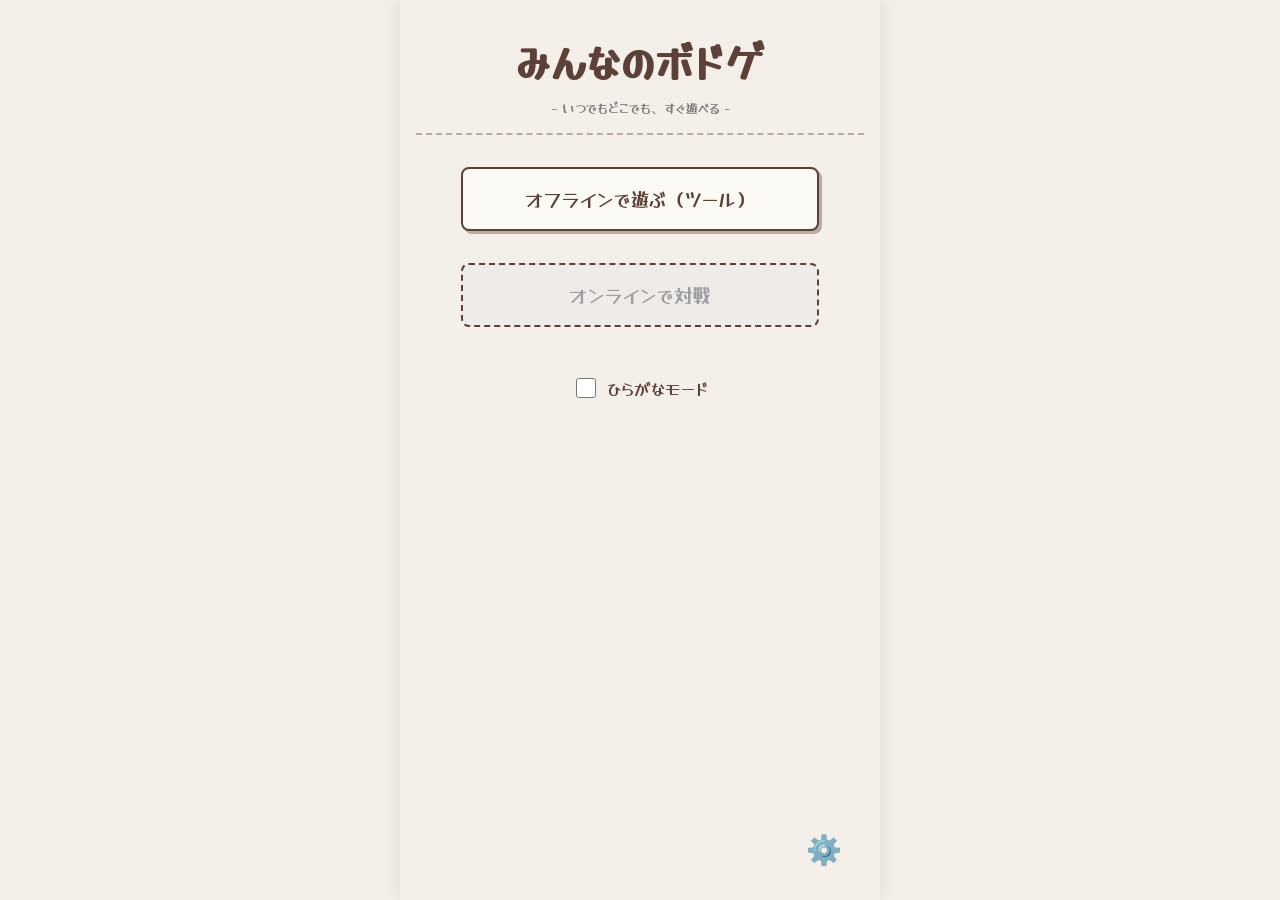
<file: index.html>
<!DOCTYPE html>
<html lang="ja">
<head>
    <meta charset="UTF-8">
    <meta name="viewport" content="width=device-width, initial-scale=1.0, viewport-fit=cover">
    <title>みんなのボドゲ</title>
    <meta name="description" content="スマホ1台をみんなで回して遊べる、言葉あそび中心のボードゲーム集。">
    <meta name="theme-color" content="#FDFBF6" media="(prefers-color-scheme: light)">
    <meta name="theme-color" content="#1F1D1A" media="(prefers-color-scheme: dark)">
    <meta name="apple-mobile-web-app-capable" content="yes">
    <meta name="apple-mobile-web-app-title" content="みんなのボドゲ">
    <meta name="apple-mobile-web-app-status-bar-style" content="default">
    <link rel="manifest" href="manifest.webmanifest">
    <link rel="icon" href="icon.svg" type="image/svg+xml">
    <link rel="apple-touch-icon" href="icon.svg">
    <link rel="stylesheet" href="style.css">
    <link rel="preconnect" href="https://fonts.googleapis.com">
    <link rel="preconnect" href="https://fonts.gstatic.com" crossorigin>
    <link href="https://fonts.googleapis.com/css2?family=Yusei+Magic&display=swap" rel="stylesheet">
</head>
<body>
    <div id="app-container">
        <!-- トップページ -->
        <div id="page-top" class="page active">
            <header><h1>みんなのボドゲ</h1><p>- いつでもどこでも、すぐ遊べる -</p></header>
            <main>
                <button data-goto="page-select" class="main-button">オフラインで遊ぶ（ツール）</button>
                <button class="main-button disabled" disabled>オンラインで対戦</button>
                <div class="hiragana-mode-toggle">
                    <label>
                        <input type="checkbox" id="hiragana-mode-checkbox">
                        <span>ひらがなモード</span>
                    </label>
                </div>
            </main>
            <footer><button data-goto="page-settings" class="icon-button">⚙️</button></footer>
        </div>
        <!-- ゲーム選択ページ -->
        <div id="page-select" class="page">
            <header><button data-goto="page-top" class="back-button">&lt; 戻る</button><h2>どのゲーム？</h2></header>
            <main>
                <div class="game-button-row">
                    <button data-goto="page-ws-mode-select" class="main-button">🎲 ワードスナイパー</button>
                    <button class="rule-button" data-game="word-sniper">？</button>
                </div>
                <div class="game-button-row">
                    <button data-goto="page-ito" class="main-button">🔢 I T O</button>
                    <button class="rule-button" data-game="ito">？</button>
                </div>
                <div class="game-button-row">
                    <button data-goto="page-bob-jiten-mode-select" class="main-button">🗣️ ボブジテン</button>
                    <button class="rule-button" data-game="bob-jiten">？</button>
                </div>
                <div class="game-button-row">
                    <button data-goto="page-cat-choco" class="main-button">🍫 キャット＆チョコレート</button>
                    <button class="rule-button" data-game="cat-choco">？</button>
                </div>
                <div class="game-button-row">
                    <button data-goto="page-stack-ttt" class="main-button">👑 スタック三目並べ</button>
                    <button class="rule-button" data-game="stack-ttt">？</button>
                </div>
                <div class="game-button-row">
                    <button data-goto="page-word-wolf" class="main-button">🐺 ワードウルフ</button>
                    <button class="rule-button" data-game="word-wolf">？</button>
                </div>
                <div class="game-button-row">
                    <button data-goto="page-quiz-iisen" class="main-button">🎯 いいセン行きまSHOW！</button>
                    <button class="rule-button" data-game="quiz-iisen">？</button>
                </div>
                <div class="game-button-row">
                    <button data-goto="page-make-ten-mode-select" class="main-button">🔟 10パズル</button>
                    <button class="rule-button" data-game="make-ten">？</button>
                </div>
                <div class="game-button-row">
                    <button data-goto="page-ng-word" class="main-button">🤐 NGワードゲーム</button>
                    <button class="rule-button" data-game="ng-word">？</button>
                </div>
            </main>
        </div>
        
        <!-- プレイヤー名設定画面 (汎用) -->
        <div id="page-player-setup" class="page">
            <header><button id="player-setup-back-btn" class="back-button">&lt; 戻る</button><h2>プレイヤー設定</h2></header>
            <main>
                <div id="player-names-container"></div>
                <button id="player-setup-confirm-btn" class="main-button">ゲーム開始</button>
            </main>
        </div>

        <!-- ワードスナイパー モード選択 -->
        <div id="page-ws-mode-select" class="page">
            <header><button data-goto="page-select" class="back-button">&lt; 戻る</button><h2>ワードスナイパー</h2></header>
            <main><p>どのモードで遊びますか？</p><button data-goto="page-word-sniper" data-mode="normal" class="main-button">ノーマル</button><button data-goto="page-word-sniper" data-mode="kids" class="main-button">キッズ</button></main>
        </div>
        <!-- ワードスナイパー プレイ画面 -->
        <div id="page-word-sniper" class="page">
            <header><button data-goto="page-ws-mode-select" class="back-button">&lt; 戻る</button><h2 id="ws-header-title">ワードスナイパー</h2></header>
            <main>
                <div class="card fixed-height"><div class="card-title">お題</div><p id="ws-topic"></p></div>
                <div class="card fixed-height"><div class="card-title">文字</div><p id="ws-char"></p></div>
                <div class="ingame-options"><label><input type="checkbox" id="ws-opt-dakuon" checked> 濁音</label><label><input type="checkbox" id="ws-opt-handakuon" checked> 半濁音</label><label><input type="checkbox" id="ws-opt-youon" checked> 拗音(ゃ)</label></div>
                <button id="ws-draw" class="main-button">次のカードをめくる</button>
                <div class="bottom-fixed-area">
                    <div id="ws-scoreboard" class="scoreboard-container"></div>
                    <div class="player-config-area"><p>参加人数</p><div class="number-input-wrapper"><button class="num-btn minus">-</button><input type="number" id="ws-player-count" min="2" max="10" value="4"><button class="num-btn plus">+</button></div></div>
                </div>
            </main>
        </div>
        <!-- ITO -->
        <div id="page-ito" class="page">
            <header><button data-goto="page-select" class="back-button">&lt; 戻る</button><h2>I T O</h2></header>
            <main id="ito-main">
                <div id="ito-setup">
                    <p>プレイ人数を入力してください</p>
                    <div class="number-input-wrapper"><button class="num-btn minus">-</button><input type="number" id="ito-player-count" min="2" max="10" value="4"><button class="num-btn plus">+</button></div>
                    <button id="ito-start-setup" class="main-button">プレイヤー名を設定</button>
                </div>
                <div id="ito-check" class="hidden">
                    <p><span id="ito-current-player"></span>さん、数字を確認</p>
                    <button id="ito-show-number" class="main-button">あなたの数字を見る</button>
                    <p id="ito-number-display" class="large-text hidden"></p>
                    <button id="ito-confirm-number" class="main-button hidden">確認しました</button>
                </div>
                <div id="ito-theme" class="hidden">
                    <div class="card"><div class="card-title">お題</div><p id="ito-theme-display"></p></div>
                    <div id="ito-scoreboard" class="scoreboard-container"></div>
                    <button id="ito-new-theme" class="main-button">新しいお題</button>
                    <button id="ito-reset" class="sub-button">ゲームをリセット</button>
                </div>
            </main>
        </div>
        
        <!-- ボブジテン モード選択 -->
        <div id="page-bob-jiten-mode-select" class="page">
            <header><button data-goto="page-select" class="back-button">&lt; 戻る</button><h2>ボブジテン</h2></header>
            <main><p>どのモードで遊びますか？</p><button data-goto="page-bob-jiten" data-mode="normal" class="main-button">ノーマル</button><button data-goto="page-bob-jiten" data-mode="kids" class="main-button">キッズ</button></main>
        </div>
        
        <!-- ボブジテン プレイ画面 -->
        <div id="page-bob-jiten" class="page">
             <header><button data-goto="page-bob-jiten-mode-select" class="back-button">&lt; 戻る</button><h2 id="bj-header-title">ボブジテン</h2></header>
            <main>
                <div class="card"><div class="card-title">お題</div><p id="bj-topic"></p></div>
                <div id="bj-special-card" class="card hidden"><div class="card-title">特殊お題</div><p id="bj-special-topic"></p></div>
                <div class="ingame-options single-option"><label><input type="checkbox" id="bj-opt-special" checked> 特殊お題あり</label></div>
                <button id="bj-draw" class="main-button">次のお題へ</button>
                <div class="bottom-fixed-area">
                    <div id="bj-scoreboard" class="scoreboard-container"></div>
                    <div class="player-config-area"><p>参加人数</p><div class="number-input-wrapper"><button class="num-btn minus">-</button><input type="number" id="bj-player-count" min="2" max="10" value="4"><button class="num-btn plus">+</button></div></div>
                </div>
            </main>
        </div>
        <!-- キャット＆チョコレート -->
        <div id="page-cat-choco" class="page">
             <header><button data-goto="page-select" class="back-button">&lt; 戻る</button><h2>キャット＆チョコレート</h2></header>
            <main class="compact-main">
                <div class="card"><div class="card-title">イベント</div><p id="cc-event"></p></div>
                <div class="card"><div class="card-title">必要アイテム数</div><p id="cc-item-count"></p></div>
                <div class="card-group-title">手札アイテム</div>
                <div id="cc-items-hand"></div>
                <button id="cc-draw" class="main-button">次のラウンド</button>
                <div class="bottom-fixed-area">
                    <div id="cc-scoreboard" class="scoreboard-container"></div>
                    <div class="player-config-area"><p>参加人数</p><div class="number-input-wrapper"><button class="num-btn minus">-</button><input type="number" id="cc-player-count" min="2" max="10" value="4"><button class="num-btn plus">+</button></div></div>
                </div>
            </main>
        </div>
        <!-- スタック三目並べ -->
        <div id="page-stack-ttt" class="page">
            <header>
                <button data-goto="page-select" class="back-button">&lt; 戻る</button>
                <h2>スタック三目並べ</h2>
                <button id="sttt-header-reset" class="header-icon-button">🔄</button>
            </header>
            <main class="sttt-main">
                <div id="sttt-player2-area" class="sttt-player-area">
                    <div class="sttt-hand-container"><div class="sttt-hand-stack" data-player="2" data-size="L"></div><div class="sttt-hand-stack" data-player="2" data-size="M"></div><div class="sttt-hand-stack" data-player="2" data-size="S"></div></div>
                </div>
                <div id="sttt-board-wrapper">
                    <div id="sttt-info"></div>
                    <div id="sttt-board"></div>
                </div>
                <div id="sttt-player1-area" class="sttt-player-area active-player">
                    <div class="sttt-hand-container"><div class="sttt-hand-stack" data-player="1" data-size="L"></div><div class="sttt-hand-stack" data-player="1" data-size="M"></div><div class="sttt-hand-stack" data-player="1" data-size="S"></div></div>
                </div>
                <button id="sttt-reset" class="main-button hidden">もう一度遊ぶ</button>
            </main>
        </div>
        
        <!-- ワードウルフ ページ -->
        <div id="page-word-wolf" class="page">
            <header><button data-goto="page-select" class="back-button">&lt; 戻る</button><h2>ワードウルフ</h2></header>
            <main id="ww-main">
                <div id="ww-setup">
                    <p>プレイ人数</p>
                    <div class="number-input-wrapper"><button class="num-btn minus">-</button><input type="number" id="ww-player-count" min="3" max="10" value="4"><button class="num-btn plus">+</button></div>
                    <p>議論時間</p>
                    <select id="ww-time-select">
                        <option value="30">30秒</option>
                        <option value="60">1分</option>
                        <option value="90">1分30秒</option>
                        <option value="120">2分</option>
                        <option value="150">2分30秒</option>
                        <option value="180" selected>3分</option>
                        <option value="210">3分30秒</option>
                        <option value="240">4分</option>
                        <option value="270">4分30秒</option>
                        <option value="300">5分</option>
                    </select>
                    <button id="ww-start-setup" class="main-button">プレイヤー名を設定</button>
                </div>
                <div id="ww-check" class="hidden"><p><span id="ww-current-player"></span>さん、お題を確認</p><button id="ww-show-word" class="main-button">あなたのお題を見る</button><p id="ww-word-display" class="large-text hidden"></p><button id="ww-confirm-word" class="main-button hidden">確認しました</button></div>
                <div id="ww-discuss" class="hidden"><p>お題について話し合おう！</p><div id="ww-timer" class="large-text">03:00</div><button id="ww-timer-start" class="main-button">タイマースタート</button><button id="ww-show-result" class="main-button">結果発表へ</button></div>
                <div id="ww-result" class="hidden"><h2>結果発表</h2><ul id="ww-result-list"></ul><div id="ww-scoreboard" class="scoreboard-container"></div><button id="ww-reset" class="main-button">もう一度遊ぶ</button></div>
            </main>
        </div>
        
        <!-- いいセン行きまSHOW！ ページ -->
        <div id="page-quiz-iisen" class="page">
            <header><button data-goto="page-select" class="back-button">&lt; 戻る</button><h2>いいセン行きまSHOW！</h2></header>
            <main id="qis-main">
                <div id="qis-setup">
                    <p>プレイ人数</p>
                    <div class="number-input-wrapper"><button class="num-btn minus">-</button><input type="number" id="qis-player-count" min="2" max="10" value="4"><button class="num-btn plus">+</button></div>
                    <button id="qis-start-setup" class="main-button">プレイヤー名を設定</button>
                </div>
                <div id="qis-game" class="hidden">
                    <div class="card"><div class="card-title">お題</div><p id="qis-question-display"></p></div>
                    <div class="card">
                        <div class="card-title">回答入力 (全員の数字をスペースやカンマ区切りで入力)</div>
                        <textarea id="qis-calc-input" rows="3" placeholder="例: 10 25 50 80"></textarea>
                        <button id="qis-calc-button" class="sub-button">中央値を計算</button>
                        <p id="qis-calc-result"></p>
                    </div>
                    <button id="qis-new-question" class="main-button">次のお題</button>
                    <div id="qis-scoreboard" class="scoreboard-container"></div>
                    <button id="qis-reset" class="sub-button">ゲームをリセット</button>
                </div>
            </main>
        </div>

        <!-- 10パズル モード選択 -->
        <div id="page-make-ten-mode-select" class="page">
            <header><button data-goto="page-select" class="back-button">&lt; 戻る</button><h2>10パズル</h2></header>
            <main>
                <p>どの難易度で遊びますか？</p>
                <button data-goto="page-make-ten" data-difficulty="easiest" class="main-button">もっともかんたん (+,-だけ/マイナスなし)</button>
                <button data-goto="page-make-ten" data-difficulty="easy" class="main-button">かんたん (+と-だけ)</button>
                <button data-goto="page-make-ten" data-difficulty="hard" class="main-button">むずかしい (×と÷も使う)</button>
            </main>
        </div>
        <!-- 10パズル プレイ画面 -->
        <div id="page-make-ten" class="page">
            <header><button data-goto="page-make-ten-mode-select" class="back-button">&lt; 戻る</button><h2 id="mt-header-title">10パズル</h2></header>
            <main>
                <div class="card"><div class="card-title">この4つの数字で10を作ろう！</div><div id="mt-numbers"></div></div>
                <div id="mt-answer-area" class="hidden"><div class="card-title">答えの例</div><ul id="mt-answer-list"></ul></div>
                <button id="mt-show-answer" class="sub-button">答えを見る</button>
                <button id="mt-draw" class="main-button">次の問題</button>
            </main>
        </div>

        <!-- NGワードゲーム -->
        <div id="page-ng-word" class="page">
            <header><button data-goto="page-select" class="back-button">&lt; 戻る</button><h2>NGワードゲーム</h2></header>
            <main id="ngw-main">
                <!-- プレイヤー設定 -->
                <div id="ngw-player-setup">
                    <p>プレイ人数（2〜4人）</p>
                    <div class="number-input-wrapper">
                        <button class="num-btn minus">-</button>
                        <input type="number" id="ngw-player-count" min="2" max="4" value="4">
                        <button class="num-btn plus">+</button>
                    </div>
                    <p>プレイヤー名を入力してください</p>
                    <div id="ngw-player-inputs"></div>
                    <button id="ngw-confirm-names" class="main-button">確定して次へ</button>
                </div>
                <!-- モード選択 -->
                <div id="ngw-mode-select" class="hidden">
                    <p>ゲームモードを選択</p>
                    <button id="ngw-random-mode" class="main-button">ランダムモード</button>
                    <button id="ngw-custom-mode" class="main-button">カスタムモード</button>
                </div>
                <!-- カスタム入力 (回し入力) -->
                <div id="ngw-custom-input" class="hidden">
                    <p id="ngw-custom-instruction"></p>
                    <input type="password" id="ngw-custom-word" placeholder="NGワードを入力">
                    <button id="ngw-custom-next" class="main-button">次へ</button>
                </div>

                <!-- 確認フェーズ（回し読み用：隠す→渡す→長押し表示） -->
                <div id="ngw-pass" class="hidden">
                    <p class="large-text"><span id="ngw-pass-player"></span>へ<br>画面を隠して端末を渡してください</p>
                    <button id="ngw-pass-next" class="main-button">受け取ったら押す</button>
                </div>
                <div id="ngw-check" class="hidden">
                    <p><span id="ngw-check-player"></span>さん、相手のNGワードを確認</p>
                    <button id="ngw-reveal-others" class="main-button">相手のワードを見る（長押し）</button>
                    <div id="ngw-others-display" class="card hidden" style="margin-top: 10px; background: #fffacd;">
                        <div class="card-title">相手が言ってはいけない言葉</div>
                        <ul id="ngw-others-list" style="list-style: none; padding: 0; margin: 0; font-family: sans-serif; text-align: left;"></ul>
                    </div>
                    <p style="color: #ff6b6b; font-weight: bold;">※あなたのNGワードは表示されません</p>
                    <button id="ngw-change-topic" class="sub-button hidden" style="width: 100%;">お題を変える（再抽選）</button>
                    <button id="ngw-confirm-check" class="main-button">確認しました</button>
                </div>
                <div id="ngw-ready" class="hidden">
                    <p class="large-text">準備完了！</p>
                    <p>お互いに相手のNGワードを確認しました</p>
                    <button id="ngw-start-game" class="main-button">会話スタート</button>
                    <button id="ngw-skip-topic" class="sub-button hidden" style="width: 100%;">お題をスキップ（再抽選）</button>
                </div>
                <!-- ゲーム中 -->
                <div id="ngw-game" class="hidden">
                    <div class="card" style="margin-bottom: 20px;">
                        <div id="ngw-game-players" style="display: grid; grid-template-columns: 1fr 1fr; gap: 10px; margin-bottom: 20px;"></div>
                        <div id="ngw-timer" class="large-text" style="font-size: 3em; text-align: center; margin: 20px 0;">03:00</div>
                        <button id="ngw-timer-start" class="main-button">タイマースタート</button>
                    </div>
                    <div style="margin: 20px 0;">
                        <p style="text-align: center; margin-bottom: 10px;">相手のワードを確認（長押し）</p>
                        <div id="ngw-game-check-buttons"></div>
                        <div id="ngw-opponent-display" class="card hidden" style="margin-top: 10px; background: #fffacd;">
                            <div class="card-title">相手のNGワード</div>
                            <ul id="ngw-opponent-list" style="list-style: none; padding: 0; margin: 0; font-family: sans-serif; text-align: left;"></ul>
                        </div>
                    </div>
                    <div style="margin-top: 30px;">
                        <p style="text-align: center; font-weight: bold; margin-bottom: 10px;">脱落記録</p>
                        <div id="ngw-out-buttons"></div>
                        <button id="ngw-finish" class="sub-button" style="width: 100%;">ゲーム終了（結果表示）</button>
                    </div>
                </div>
                <!-- 結果 -->
                <div id="ngw-result" class="hidden">
                    <h2 id="ngw-winner" style="text-align: center; font-size: 2em; margin-bottom: 20px;"></h2>
                    <div class="card">
                        <div class="card-title">NGワード公開</div>
                        <ul id="ngw-result-list" style="list-style: none; padding: 0; margin: 0; font-family: sans-serif; text-align: left;"></ul>
                    </div>
                    <button id="ngw-reset" class="main-button">もう一度遊ぶ</button>
                </div>
            </main>
        </div>

        <!-- 設定ページ -->
        <div id="page-settings" class="page">
            <header><button data-goto="page-top" class="back-button">&lt; 戻る</button><h2>お題の管理</h2></header>
            <main><div id="settings-tabs"><button class="tab-button active" data-game="ワードスナイパー">ワードスナイパー</button><button class="tab-button" data-game="ITO">ITO</button><button class="tab-button" data-game="ボブジテン">ボブジテン</button><button class="tab-button" data-game="キャット＆チョコレート">キャット＆チョコレート</button><button class="tab-button" data-game="ワードウルフ">ワードウルフ</button><button class="tab-button" data-game="クイズいいセン行きまSHOW！">いいセン</button><button class="tab-button" data-game="NGワードゲーム">NGワード</button></div><div id="settings-sub-tabs" class="hidden"></div><div id="settings-editor"><div class="settings-add-form"><input type="text" id="new-theme-input" placeholder="新しいお題/アイテムを入力..."><button id="add-theme-button">追加</button></div><ul id="settings-list"></ul></div><div class="settings-import-export"><p>CSVファイルでの入出力 (表示中リストのみ)</p><label for="csv-import" class="main-button sub-button">CSVをインポート</label><input type="file" id="csv-import" class="hidden" accept=".csv"><button id="csv-export" class="main-button sub-button">CSVをエクスポート</button></div></main>
        </div>
    </div>
    <!-- ルール説明モーダル（以前は alert() で表示していた） -->
    <div id="rule-modal" class="modal-overlay hidden" role="dialog" aria-modal="true" aria-labelledby="rule-modal-title">
        <div class="modal-panel">
            <h2 id="rule-modal-title" class="modal-title"></h2>
            <p id="rule-modal-body" class="modal-body"></p>
            <button id="rule-modal-close" class="main-button sub-button">とじる</button>
        </div>
    </div>
    <script src="themes.js"></script>
    <script src="script.js"></script>
</body>
</html>
</file>
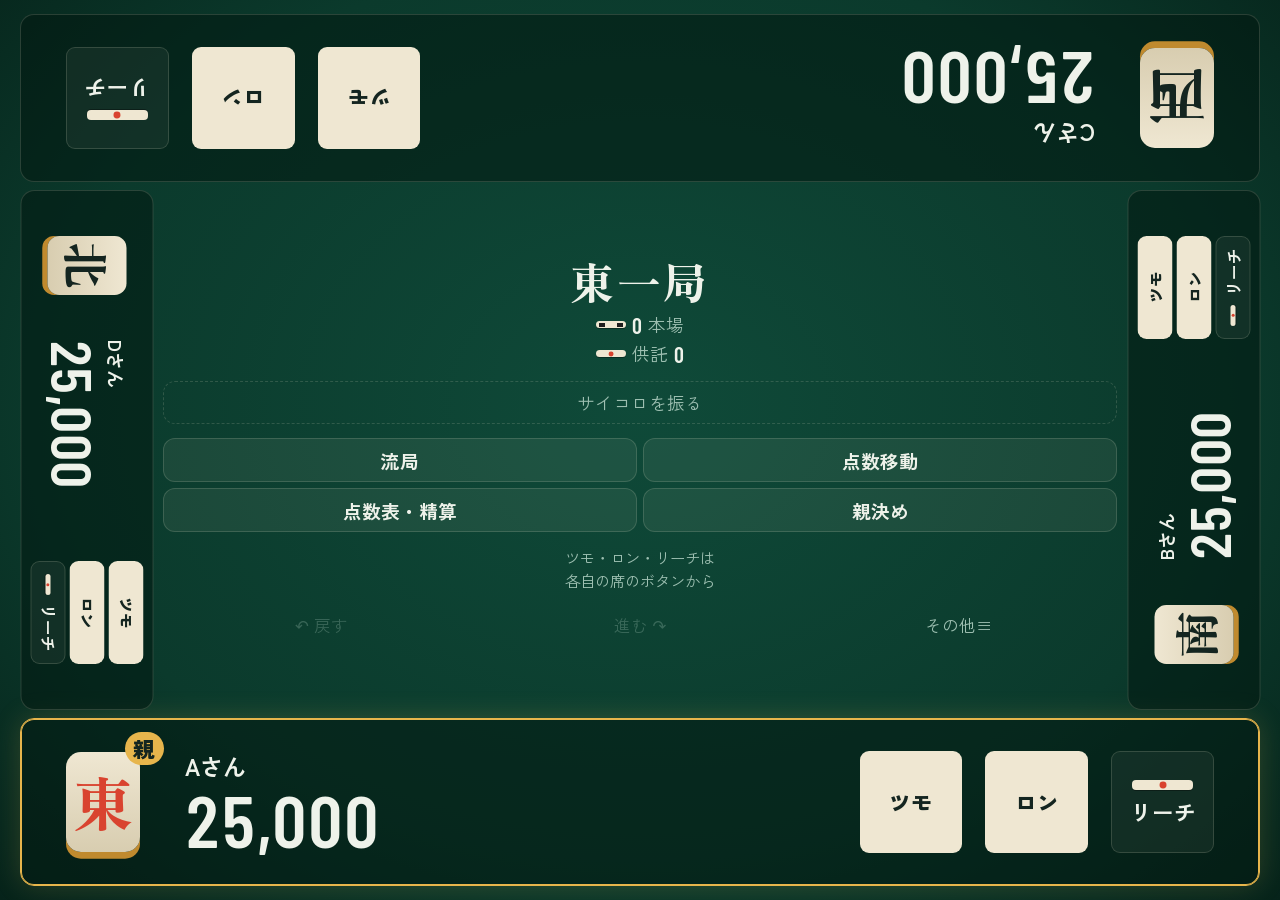
<file: jantaku/index.html>
<!doctype html><html><head><meta charset=utf8><meta name=viewport content="width=device-width,initial-scale=1,viewport-fit=cover"><style>:root{color-scheme:light;box-sizing:border-box;padding-top:env(safe-area-inset-top,0px);padding-bottom:env(safe-area-inset-bottom,0px)}html{scroll-padding-top:env(safe-area-inset-top,0px)}body{margin:0;padding:0;font:14px -apple-system,BlinkMacSystemFont,sans-serif;background:#faf9f5;color:#141413}img{max-width:100%}[hidden]:not([hidden=until-found i]){display:none!important}</style><meta name="theme-color" content="#06231a"><meta name="mobile-web-app-capable" content="yes"><meta name="apple-mobile-web-app-capable" content="yes"><meta name="apple-mobile-web-app-title" content="卓上点棒"><link rel="manifest" href="manifest.webmanifest"><link rel="icon" href="icon-192.png" type="image/png"><link rel="apple-touch-icon" href="icon-192.png"></head><body>
<title>卓上点棒</title>
<link rel="preconnect" href="https://fonts.googleapis.com">
<link rel="preconnect" href="https://fonts.gstatic.com" crossorigin>
<link rel="stylesheet" href="https://fonts.googleapis.com/css2?family=Barlow+Condensed:wght@500;600;700&family=Zen+Kaku+Gothic+New:wght@400;700;900&family=Zen+Old+Mincho:wght@700;900&display=swap">
<style>
:root{
  color-scheme: dark;
  --felt:#0f4a39; --felt2:#0b3a2c; --deep:#06231a; --panel:rgba(3,24,17,.55);
  --line:rgba(236,228,205,.16); --ivory:#efe7d2; --ivory2:#d8cdb0; --tileback:#c08a2e;
  --ink:#142520; --text:#eef2ea; --muted:#9dbfb1; --gold:#e7b54c; --red:#d9432f; --orange:#e98a3c;
  --good:#9fe0a4; --bad:#ff8f7f;
  --num:"Barlow Condensed","Arial Narrow",sans-serif;
  --jp:"Zen Kaku Gothic New","Hiragino Sans","Noto Sans JP",system-ui,sans-serif;
  --min:"Zen Old Mincho","Hiragino Mincho ProN","Yu Mincho",serif;
}
[hidden]{display:none!important}
html{box-sizing:border-box;height:100%;background:var(--deep)}
*,*::before,*::after{box-sizing:inherit}
body{height:100%;margin:0;overflow:hidden;color:var(--text);font-family:var(--jp);
  background:radial-gradient(ellipse at 50% 45%,var(--felt) 0%,var(--felt2) 65%,var(--deep) 100%);
  padding-inline:max(16px,env(safe-area-inset-left,0px));padding-block:10px;
  -webkit-user-select:none;user-select:none;-webkit-tap-highlight-color:transparent;overscroll-behavior:none}
button{font:inherit;color:inherit;touch-action:manipulation;cursor:pointer}
button:focus-visible,input:focus-visible{outline:2px solid var(--gold);outline-offset:2px}
#app{position:relative;height:100%}
#table{position:absolute;inset:0}

/* ---- seats ---- */
.seat{position:absolute}
.seat[data-pos="0"]{left:0;right:0;bottom:0;height:var(--band)}
.seat[data-pos="2"]{left:0;right:0;top:0;height:var(--band)}
.seat[data-pos="1"]{right:0;top:var(--band);width:var(--side);height:var(--mid)}
.seat[data-pos="3"]{left:0;top:var(--band);width:var(--side);height:var(--mid)}
.face{position:absolute;left:50%;top:50%;width:calc(100% - 8px);height:calc(100% - 8px);
  transform:translate(-50%,-50%);container-type:size;
  background:var(--panel);border:1px solid var(--line);border-radius:14px;
  display:grid;grid-template-columns:auto minmax(0,1fr) auto;align-items:center;gap:3.5cqw;padding:0 3.5cqw}
.seat[data-pos="2"] .face{transform:translate(-50%,-50%) rotate(180deg)}
.seat[data-pos="1"] .face{width:calc(var(--mid) - 8px);height:calc(var(--side) - 8px);transform:translate(-50%,-50%) rotate(-90deg)}
.seat[data-pos="3"] .face{width:calc(var(--mid) - 8px);height:calc(var(--side) - 8px);transform:translate(-50%,-50%) rotate(90deg)}
.face.dealer{border-color:var(--gold);box-shadow:inset 0 0 0 1px var(--gold),0 0 28px rgba(231,181,76,.18)}
.face.active{border-color:var(--ivory);box-shadow:inset 0 0 0 1px var(--ivory),0 0 30px rgba(239,231,210,.2)}
.face.empty{display:flex;justify-content:center;border-style:dashed;background:transparent;color:var(--muted);font-size:14cqh}
.tile{position:relative;height:60cqh;aspect-ratio:3/4;display:grid;place-items:center;border-radius:9cqh;
  background:linear-gradient(180deg,var(--ivory),var(--ivory2));color:var(--ink);
  font-family:var(--min);font-weight:900;font-size:36cqh;line-height:1;box-shadow:0 4cqh 0 var(--tileback)}
.tile.is-oya{color:var(--red)}
.tile .oya{position:absolute;top:-12cqh;right:-14cqh;background:var(--gold);color:var(--ink);
  font-family:var(--jp);font-weight:900;font-size:13cqh;padding:2cqh 5cqh;border-radius:99px;line-height:1.2}
.mid{min-width:0;display:flex;flex-direction:column;justify-content:center;gap:1cqh}
.nm-row{display:flex;align-items:center;gap:2cqw;font-size:14cqh;color:var(--muted);min-width:0}
.nm{flex:0 1 auto;min-width:0;overflow:hidden;text-overflow:ellipsis;white-space:nowrap;color:var(--text);font-weight:700}
.nr{margin-left:auto;flex:none}
.bdg{flex:none;border-radius:99px;padding:0 4cqh;font-size:max(10px,11cqh);font-weight:900;white-space:nowrap;line-height:1.35}
.bdg.y{background:var(--orange);color:var(--ink)}
.bdg.c{background:rgba(239,231,210,.14);color:var(--ivory);font-family:var(--num);font-weight:600}
.diff{font-family:var(--num);font-weight:600;font-size:17cqh;white-space:nowrap}
.diff.p{color:var(--good)} .diff.m{color:var(--bad)} .diff.b{color:var(--gold)}
.tobi,.rflag{background:var(--red);color:#fff;border-radius:99px;padding:0 5cqh;font-size:12cqh;font-weight:900;white-space:nowrap}
.score{background:none;border:0;padding:0;text-align:left;font-family:var(--num);font-weight:600;
  font-size:min(44cqh,14cqw);line-height:.95;font-variant-numeric:tabular-nums;letter-spacing:.01em}
.score.neg{color:var(--bad)}

/* seat action buttons: stacked on the top/bottom faces, a row on the long side faces */
.btns{display:grid;grid-auto-flow:row;gap:3cqh;align-content:center}
.fb{height:27cqh;min-width:24cqw;border-radius:9px;border:1.5px solid var(--line);background:rgba(239,231,210,.06);
  font-weight:700;font-size:max(12px,12cqh);display:flex;align-items:center;justify-content:center;gap:2cqw;padding:0 2cqw;line-height:1.1}
.fb .stick{width:5cqw;height:4cqh;min-height:5px}
.fb.win{background:var(--ivory);color:var(--ink);border-color:transparent;font-weight:900}
.fb.rch.on,.fb.on{background:var(--red);border-color:var(--red);color:#fff}
.tgt{height:70cqh;min-width:28cqw;border-radius:12px;border:0;background:var(--gold);color:var(--ink);font-weight:900;
  font-size:max(13px,15cqh);display:flex;flex-direction:column;align-items:center;justify-content:center;gap:2cqh;padding:0 3cqw;line-height:1.1}
.tgt small{font-size:max(10px,10cqh);font-weight:700;opacity:.8}
.tgt.red{background:var(--red);color:#fff}
.tgt.off{background:rgba(239,231,210,.08);color:var(--muted);border:1.5px dashed var(--line)}
.tgt.dim{opacity:.45}
.btns.dr .tgt{height:52cqh}
.pad{min-width:0;display:flex;flex-direction:column;gap:3cqh}
.amt-l{display:flex;align-items:baseline;gap:2cqw;font-size:max(11px,12cqh);color:var(--muted);white-space:nowrap}
.amt-l b{font-family:var(--num);font-size:24cqh;line-height:1;color:var(--text);font-weight:700}
.unit{border:1px solid var(--line);background:rgba(239,231,210,.1);border-radius:99px;padding:0 3cqw;font-size:max(11px,11cqh);font-weight:700}
.pc{display:grid;grid-template-columns:repeat(3,1fr);gap:2cqh}
.pc button{height:19cqh;border-radius:7px;border:1px solid var(--line);background:rgba(239,231,210,.08);
  font-family:var(--num);font-weight:600;font-size:max(12px,13cqh);padding:0}
@container (min-aspect-ratio: 7/2){
  .btns{grid-auto-flow:column;gap:2cqw}
  .fb{height:62cqh;min-width:0;aspect-ratio:1/1;flex-direction:column;gap:6cqh;font-size:max(12px,13cqh);padding:0}
  .fb .stick{width:60%;height:6cqh}
  .btns.dr .tgt{height:70cqh}
  .btns.dr .fb{aspect-ratio:auto;padding:0 3cqw}
  .pad{flex-direction:row;align-items:center;gap:3cqw}
  .amt-l{flex-direction:column;align-items:flex-start;gap:1cqh}
  .amt-l b{font-size:32cqh}
  .pc{flex:1;grid-template-columns:repeat(5,1fr)}
  .pad.chipmode .pc{grid-template-columns:repeat(3,1fr)}
  .pc button{height:36cqh}
}
.delta{position:absolute;left:50%;top:-4cqh;transform:translateX(-50%);font-family:var(--num);font-weight:700;
  font-size:26cqh;line-height:1.1;padding:0 5cqh;border-radius:8px;background:var(--deep);border:1px solid var(--line);
  animation:pop 3.4s ease forwards;pointer-events:none;white-space:nowrap}
.delta.p{color:var(--good)} .delta.m{color:var(--bad)}
@keyframes pop{0%{opacity:0;margin-top:10cqh}10%{opacity:1;margin-top:0}80%{opacity:1}100%{opacity:0}}

/* tenbou */
.stick{display:inline-block;position:relative;width:30px;height:7px;border-radius:4px;background:var(--ivory);
  box-shadow:0 1px 0 rgba(0,0,0,.35);vertical-align:middle;flex:none}
.stick.s1000::after{content:"";position:absolute;left:50%;top:50%;height:70%;aspect-ratio:1;transform:translate(-50%,-50%);border-radius:50%;background:var(--red)}
.stick.s100::before,.stick.s100::after{content:"";position:absolute;top:1.5px;width:6px;height:4px;
  background:radial-gradient(circle,#1d1d1d 0 .75px,transparent 1.05px) 0 0/2px 2px}
.stick.s100::before{left:3px} .stick.s100::after{right:3px}

/* ---- center ---- */
.center{position:absolute;left:var(--side);right:var(--side);top:var(--band);bottom:var(--band);
  padding:6px;container-type:size;display:flex;flex-direction:column;justify-content:center;gap:min(2.6cqh,14px)}
.round{text-align:center;display:flex;flex-direction:column;align-items:center;gap:min(1.2cqh,6px)}
.rw{font-family:var(--min);font-weight:900;font-size:min(21cqw,8.5cqh);letter-spacing:.06em;line-height:1.1}
.meta{display:flex;flex-direction:column;gap:3px;font-size:min(8.5cqw,3.4cqh);color:var(--muted);align-items:flex-start}
.meta span{display:flex;align-items:center;gap:6px}
.meta b{color:var(--text);font-family:var(--num);font-size:1.25em;font-weight:600}
.tag{border:0;border-radius:99px;padding:2px 10px;font-size:min(7.5cqw,3cqh);font-weight:900;background:rgba(239,231,210,.12);color:var(--ivory)}
.tag.gold{background:var(--gold);color:var(--ink)}
.dmini{display:flex;flex-direction:column;align-items:center;justify-content:center;gap:4px;padding:6px 4px;min-height:min(20cqw,8.5cqh);
  border-radius:12px;border:1px dashed var(--line);background:transparent;color:var(--muted);font-size:min(8cqw,3.4cqh)}
.drow{display:flex;align-items:center;gap:7px}
.dmini .die{width:min(16cqw,6.5cqh)}
.dmini.rolling .die{animation:shake .12s linear infinite}
.dmini b{font-family:var(--num);font-size:min(14cqw,6cqh);color:var(--text);font-weight:600}
.arrow{display:inline-block;color:var(--gold);font-size:min(12cqw,5cqh);line-height:1}
.dtxt{font-size:min(7.5cqw,3.1cqh);color:var(--text)}
.dtxt em{font-style:normal;color:var(--gold);font-weight:900}
.acts{display:grid;grid-template-columns:1fr 1fr;gap:6px}
.act{min-height:min(21cqw,8.5cqh);border-radius:12px;border:1px solid var(--line);background:rgba(239,231,210,.07);
  font-weight:700;font-size:min(8.5cqw,3.6cqh);padding:2px}
.act.wide{grid-column:1/-1}
.act.primary{background:var(--ivory);color:var(--ink);border-color:transparent;font-weight:900}
.act.on{background:var(--red);border-color:var(--red);color:#fff}
.undo{background:none;border:0;color:var(--muted);font-size:min(7.5cqw,3.2cqh);padding:4px}
.undo:disabled{opacity:.3}
.hist-row{display:grid;grid-template-columns:repeat(3,1fr);gap:2px}
.hist-row .undo{padding:6px 0;white-space:nowrap}
.chint{text-align:center;font-size:min(7cqw,3cqh);color:var(--muted);line-height:1.5}
.mode-box{border:1px solid var(--line);border-radius:12px;background:rgba(0,0,0,.25);padding:10px 8px;text-align:center;
  font-size:min(7.5cqw,3.2cqh);line-height:1.55;color:var(--muted)}
.mode-box b{color:var(--text);display:block;font-size:1.25em}
.mini-dl{display:grid;gap:3px;font-size:min(7.5cqw,3.2cqh)}
.mini-dl div{display:flex;justify-content:space-between;gap:6px}
.mini-dl span{overflow:hidden;text-overflow:ellipsis;white-space:nowrap;color:var(--muted)}
.mini-dl b{font-family:var(--num);font-size:1.3em;font-weight:600}
.p{color:var(--good)} .m{color:var(--bad)}
.die{display:block;aspect-ratio:1;height:auto;filter:drop-shadow(0 2px 0 rgba(0,0,0,.35))}
@keyframes shake{0%{transform:rotate(-10deg)}50%{transform:rotate(10deg) translateY(-3px)}100%{transform:rotate(-10deg)}}

/* ---- sheets ---- */
.sheet{position:absolute;left:50%;top:50%;z-index:10;border-radius:16px;border:1px solid var(--line);
  background:linear-gradient(180deg,#0a3327,var(--deep));display:flex;flex-direction:column;padding:12px;gap:10px;
  animation:fadein .18s ease}
@keyframes fadein{from{opacity:0}to{opacity:1}}
.sh-head{display:flex;align-items:center;justify-content:space-between;gap:8px}
.sh-head h2{margin:0;font-size:18px;font-weight:900;letter-spacing:.03em;overflow:hidden;text-overflow:ellipsis;white-space:nowrap}
.x{flex:none;width:38px;height:38px;border-radius:50%;border:1px solid var(--line);background:transparent;font-size:18px;line-height:1}
.sh-body{flex:1;min-height:0;display:flex;flex-direction:column;gap:clamp(6px,1.3dvh,12px);overflow:auto;container-type:size}
.sec{display:flex;flex-direction:column;gap:5px}
.lbl{font-size:12px;color:var(--muted);letter-spacing:.08em;font-weight:700}
.chips{display:grid;gap:6px}
.chip{min-height:clamp(34px,5.2dvh,46px);border-radius:10px;border:1px solid var(--line);background:rgba(239,231,210,.06);
  font-weight:700;font-size:15px;padding:2px 4px;line-height:1.15;min-width:0;overflow:hidden}
.chip small{display:block;font-size:10.5px;font-weight:500;opacity:.75;white-space:nowrap;overflow:hidden;text-overflow:ellipsis}
.chip.on{background:var(--ivory);color:var(--ink);border-color:var(--ivory)}
.chip.on.y{background:var(--orange);border-color:var(--orange)}
.chip:disabled{opacity:.25;cursor:default}
.chip.num{font-family:var(--num);font-size:19px;font-weight:600}
.preview{border-radius:12px;background:rgba(0,0,0,.28);border:1px solid var(--line);padding:10px 12px;display:flex;flex-direction:column;gap:6px}
.pv-top{display:flex;justify-content:space-between;align-items:baseline;gap:8px;flex-wrap:wrap}
.pv-hand{color:var(--muted);font-size:13px}
.pv-big{font-family:var(--num);font-weight:700;font-size:26px;line-height:1}
.pv-big em{font-style:normal;font-family:var(--jp);font-size:14px;color:var(--gold);margin-left:6px;font-weight:900}
.dl{display:grid;gap:4px}
.dl div{display:flex;flex-direction:column;align-items:center;font-size:11px;color:var(--muted);min-width:0}
.dl div span{white-space:nowrap;overflow:hidden;text-overflow:ellipsis;max-width:100%}
.dl b{font-family:var(--num);font-size:18px;font-weight:600;color:var(--text)}
.dl b.p{color:var(--good)} .dl b.m{color:var(--bad)}
.hint{color:var(--muted);font-size:13px}
.big{min-height:50px;border-radius:12px;border:0;background:var(--gold);color:var(--ink);font-weight:900;font-size:17px;flex:none}
.big:disabled{opacity:.3;cursor:default}
.big.sub{background:rgba(239,231,210,.1);color:var(--text);border:1px solid var(--line)}
.big.warn{background:var(--red);color:#fff}
.row2{display:grid;grid-template-columns:1fr 1fr;gap:8px}
.inp{width:100%;min-width:0;background:rgba(0,0,0,.28);border:1px solid var(--line);color:var(--text);border-radius:9px;
  padding:8px 9px;font:inherit;font-size:16px;-webkit-user-select:text;user-select:text}
.inp.num{font-family:var(--num);font-size:18px}
.fld{display:flex;flex-direction:column;gap:3px;font-size:11px;color:var(--muted);min-width:0}
.stp{display:grid;grid-template-columns:52px 1fr 52px;gap:8px;align-items:center}
.stp .v{text-align:center;font-family:var(--min);font-weight:900;font-size:22px}
.stp .v small{display:block;font-family:var(--jp);font-size:11px;color:var(--muted);font-weight:500}
.stp button{height:46px;border-radius:10px;border:1px solid var(--line);background:rgba(239,231,210,.06);font-size:20px}
.mstp{display:grid;grid-template-columns:40px 1fr 40px;gap:4px;align-items:center;text-align:center;font-size:13px;line-height:1.2}
.mstp button{min-height:40px;border-radius:10px;border:1px solid var(--line);background:rgba(239,231,210,.06);font-size:18px}
.mstp b{font-family:var(--num);font-size:20px}
.mstp small{display:block;font-size:10px;color:var(--muted)}
.opts{display:grid;gap:6px}
.menu-grid{display:grid;grid-template-columns:1fr 1fr;gap:8px}
.menu-grid .big{font-size:15px}
.rules{font-size:12px;color:var(--muted);line-height:1.6}
.tabs{display:grid;gap:4px;padding:3px;border-radius:12px;background:rgba(0,0,0,.3);flex:none}
.tabs button{min-height:38px;border:0;border-radius:9px;background:transparent;color:var(--muted);font-weight:700;font-size:14px;padding:0 4px}
.tabs button.on{background:var(--ivory);color:var(--ink)}
.tabs button.edit{color:var(--gold)}
.tblwrap{flex:1;min-height:90px;overflow:auto;border:1px solid var(--line);border-radius:12px}
.tblwrap.fit{flex:none;min-height:0}
table{width:100%;border-collapse:collapse;font-variant-numeric:tabular-nums}
th,td{padding:7px 4px;text-align:right;border-bottom:1px solid var(--line);white-space:nowrap}
th{position:sticky;top:0;background:#0a3327;font-size:12px;color:var(--muted);font-weight:700;overflow:hidden;text-overflow:ellipsis;max-width:80px}
th:first-child,td:first-child{text-align:left;padding-left:10px;color:var(--muted);font-size:12px}
td{font-family:var(--num);font-size:18px;font-weight:600}
table.sm td{font-size:16px} table.sm td.net{font-size:18px}
td.nmc{font-family:var(--jp);font-size:13px;color:var(--text);font-weight:700;max-width:70px;overflow:hidden;text-overflow:ellipsis}
td small{display:block;font-family:var(--jp);font-size:10px;color:var(--muted);font-weight:500}
td.net{font-size:20px}
tfoot td{border-top:2px solid var(--line);border-bottom:0;font-size:20px;position:sticky;bottom:0;background:#08291f}
.xfer{display:flex;flex-direction:column;gap:4px}
.xfer div{display:flex;justify-content:space-between;align-items:baseline;gap:8px;padding:6px 10px;border-radius:9px;background:rgba(0,0,0,.25);font-size:14px}
.xfer b{font-family:var(--num);font-size:20px;font-weight:700;color:var(--gold)}
.oya-map{position:relative;flex:1;min-height:200px}
.oya-map .chip{position:absolute;width:38%;min-height:64px;font-size:16px}
.oya-map .chip[data-i="0"]{left:31%;bottom:0}
.oya-map .chip[data-i="1"]{right:0;top:50%;transform:translateY(-50%)}
.oya-map .chip[data-i="2"]{left:31%;top:0}
.oya-map .chip[data-i="3"]{left:0;top:50%;transform:translateY(-50%)}
.oya-map .mark{position:absolute;left:50%;top:50%;transform:translate(-50%,-50%);font-family:var(--min);font-weight:900;font-size:15px;color:var(--muted)}
.end-reason{font-family:var(--min);font-weight:900;font-size:22px;text-align:center;padding:10px 0;text-wrap:balance}
/* win picker: two columns when the sheet is turned sideways toward a side seat */
.wp{display:flex;flex-direction:column;gap:clamp(6px,1.3dvh,12px);min-height:100%}
.wp-l,.wp-r{display:contents}
.wp .s-from{order:0} .wp .s-han{order:1} .wp .s-fu{order:2} .wp .opts{order:3} .wp .preview{order:4}
.wp .ok{order:5;margin-top:auto}
@container (orientation: landscape){
  .wp{display:grid;grid-template-columns:1.5fr 1fr;gap:12px;height:100%}
  .wp-l,.wp-r{display:flex;flex-direction:column;gap:7px;min-height:0}
  .wp .chip{min-height:34px}
  .wp .preview{padding:7px 10px;gap:4px}
}
.toast{position:absolute;left:50%;top:50%;transform:translate(-50%,-50%) scale(.96);z-index:30;max-width:86%;
  background:var(--ivory);color:var(--ink);font-weight:700;font-size:15px;padding:10px 16px;border-radius:12px;
  box-shadow:0 8px 30px rgba(0,0,0,.45);opacity:0;pointer-events:none;transition:opacity .2s,transform .2s;text-align:center}
.toast.show{opacity:1;transform:translate(-50%,-50%) scale(1)}
@media (prefers-reduced-motion:reduce){*{animation-duration:.01ms!important;transition:none!important}}
</style>

<div id="app">
  <div id="table"></div>
  <div id="sheet" class="sheet" hidden></div>
  <div id="toast" class="toast" role="status" aria-live="polite"></div>
</div>

<script>
(() => {
const KEY = 'jantaku-v1', HKEY = 'jantaku-v1-hist', FKEY = 'jantaku-v1-future';
const WINDS = '東南西北', NUMK = ['一','二','三','四'], POS = ['手前','右','奥','左'];
const $ = s => document.querySelector(s);
const tableEl = $('#table'), sheetEl = $('#sheet'), toastEl = $('#toast');

/* ---------- state ----------
   Seats are table positions (0 手前, 1 右, 2 奥, 3 左). Players have fixed ids so records,
   chips and stats follow a person through seat changes: S.seats[pos] = player id.       */
const clone = o => JSON.parse(JSON.stringify(o));
const newStats = () => [0,1,2,3].map(() => ({hands:0, wins:0, dealins:0, riichi:0, winSum:0}));
function ruleDefaults(n){ return n === 4 ? {start:25000, ret:30000, uma:[20,10,-10,-20]} : {start:35000, ret:40000, uma:[15,0,-15]}; }
const DEF = {v:2, n:4, pl:[{name:'Aさん'},{name:'Bさん'},{name:'Cさん'},{name:'Dさん'}], seats:[0,1,2,3],
  ...ruleDefaults(4), tsumo:'loss', kiriage:true, wall3:4, tobi:true, agariyame:true,
  chipOn:false, chipYen:100, yakiOn:false, yakiPt:10, topPt:0,
  kiche:0, records:[], rate:50, fee:0, feePayer:-1, unit:10, chips:[0,0,0,0]};
function freshGame(s){
  s.scores = Array(s.n).fill(s.start); s.kyoku = 0; s.honba = 0; s.kyotaku = 0;
  s.riichi = Array(s.n).fill(false); s.won = Array(s.n).fill(false); s.dice = null;
}
function initial(){ const s = clone(DEF); s.st = newStats(); freshGame(s); return s; }
function migrate(s){
  if (!s.v){
    s.pl = [0,1,2,3].map(i => ({name:(s.names && s.names[i]) || 'ABCD'[i] + 'さん'}));
    s.seats = [...Array(s.n).keys()]; s.kiriage = true; delete s.names; s.v = 2;
  }
  for (const k in DEF) if (s[k] == null) s[k] = clone(DEF[k]);
  if (!s.st) s.st = newStats();
  if (!s.won) s.won = Array(s.n).fill(false);
  return s;
}
function load(){
  try{
    const s = JSON.parse(localStorage.getItem(KEY));
    if (s && Array.isArray(s.scores) && s.scores.length === s.n){ if (!s.v){ localStorage.removeItem(HKEY); localStorage.removeItem(FKEY); } return migrate(s); }
  }catch(e){}
  return initial();
}
function loadList(k){ try{ const h = JSON.parse(localStorage.getItem(k)); if (Array.isArray(h)) return h; }catch(e){} return []; }
let S = load(), hist = loadList(HKEY), future = loadList(FKEY);
function save(){ try{ localStorage.setItem(KEY, JSON.stringify(S)); localStorage.setItem(HKEY, JSON.stringify(hist)); localStorage.setItem(FKEY, JSON.stringify(future)); }catch(e){} }
function push(){ hist.push(JSON.stringify(S)); if (hist.length > 40) hist.shift(); future = []; }
function commit(){ save(); render(); }

// ui.mode: null | pick | pay{f,a,unit} | draw{t,ng,abort} | multi{l,wins}
const ui = {sheet:null, sheetPos:0, mode:null, flash:null, diffBase:null, arm:null, recTab:'table', setTab:'basic', editNames:false};
let diffTimer, armTimer, toastTimer;

/* ---------- helpers ---------- */
const fmt = n => n.toLocaleString('ja-JP');
const sgn = n => (n > 0 ? '+' : n < 0 ? '−' : '±') + fmt(Math.abs(n));
const cls = n => n > 0 ? 'p' : n < 0 ? 'm' : '';
const esc = s => String(s).replace(/[&<>"']/g, c => ({'&':'&amp;','<':'&lt;','>':'&gt;','"':'&quot;',"'":'&#39;'}[c]));
const ceil100 = x => Math.ceil(x / 100) * 100;
const r1 = x => Math.round(x * 10) / 10;
const dealer = () => (S.kiche + S.kyoku) % S.n;
const windOf = i => WINDS[(i - dealer() + S.n) % S.n];
const roundLabel = () => WINDS[Math.floor(S.kyoku / S.n) % 4] + NUMK[S.kyoku % S.n] + '局';
const pid = pos => S.seats[pos];
const name = pos => S.pl[S.seats[pos]].name;
const pname = id => S.pl[id].name;
const pt1 = x => (x > 0 ? '+' : x < 0 ? '−' : '±') + Math.abs(x).toFixed(1);
const yen = x => (x > 0 ? '+' : x < 0 ? '−' : '±') + fmt(Math.abs(x));
const range = n => [...Array(n).keys()];

function toast(msg){
  toastEl.textContent = msg; toastEl.classList.add('show');
  clearTimeout(toastTimer); toastTimer = setTimeout(() => toastEl.classList.remove('show'), 2400);
}
function flash(delta){
  if (ui.flash && Date.now() - ui.flash.t < 3000) delta = delta.map((v, i) => v + (ui.flash.delta[i] || 0));
  ui.flash = {delta, t:Date.now()};
  setTimeout(() => { if (ui.flash && Date.now() - ui.flash.t >= 3300){ ui.flash = null; render(); } }, 3400);
}
function arm(key){ ui.arm = key; clearTimeout(armTimer); armTimer = setTimeout(() => { ui.arm = null; render(); }, 3500); }

/* ---------- scoring ---------- */
function basePts(han, fu, yk){
  if (yk) return 8000 * yk;
  if (han >= 13) return 8000; if (han >= 11) return 6000; if (han >= 8) return 4000;
  if (han >= 6) return 3000; if (han >= 5) return 2000;
  if (S.kiriage && ((han === 4 && fu === 30) || (han === 3 && fu === 60))) return 2000;
  return Math.min(2000, fu * 2 ** (han + 2));
}
function limitName(han, yk, base){
  if (yk) return yk > 1 ? yk + '倍役満' : '役満';
  if (han >= 13) return '数え役満'; if (han >= 11) return '三倍満'; if (han >= 8) return '倍満';
  if (han >= 6) return '跳満'; if (base >= 2000) return '満貫'; return '';
}
// tsumo payments; three-player uses ツモ損 or splits the missing north share
function tsumoDelta(w, base, honba){
  const n = S.n, d = dealer(), wd = w === d, pc = ceil100(base), pd = ceil100(base * 2);
  const extra = (n === 3 && S.tsumo === 'split') ? ceil100((wd ? pd : pc) / 2) : 0;
  const delta = Array(n).fill(0);
  for (let i = 0; i < n; i++){ if (i === w) continue; const p = (wd || i === d ? pd : pc) + extra + honba * 100; delta[i] -= p; delta[w] += p; }
  return {delta, pc, pd, extra, wd};
}
function calcWin(W, noKyotaku){
  const n = S.n, d = dealer(), wd = W.w === d, base = basePts(W.han, W.fu, W.yk);
  const pao = W.yk && W.pao != null && W.pao !== W.w ? W.pao : null;
  let delta = Array(n).fill(0), text, value;
  if (W.how === 'ron'){
    const p = ceil100(base * (wd ? 6 : 4)), hb = S.honba * 100 * (n - 1);
    if (pao != null && pao !== W.l){ const half = ceil100(p / 2); delta[pao] -= half; delta[W.l] -= p - half + hb; }
    else delta[W.l] -= p + hb;
    delta[W.w] += p + hb; text = fmt(p); value = p;
  } else {
    const t = tsumoDelta(W.w, base, S.honba);
    const total = t.delta[W.w];
    value = total - S.honba * 100 * (n - 1);
    if (pao != null){ delta[pao] = -total; delta[W.w] = total; } else delta = t.delta;
    text = t.wd ? fmt(t.pd) + 'オール' : fmt(t.pc) + '・' + fmt(t.pd);
    if (t.extra) text += ' +' + fmt(t.extra);
  }
  if (!noKyotaku) delta[W.w] += S.kyotaku * 1000;
  return {delta, text, value, limit:limitName(W.han, W.yk, base), wd, pao};
}
function calcDraw(M){
  const n = S.n; let delta = Array(n).fill(0);
  if (M.abort) return delta;
  if (M.ng.some(Boolean)){
    // 流し満貫: mangan tsumo for each, no honba, no noten payments
    M.ng.forEach((on, i) => { if (on) tsumoDelta(i, 2000, 0).delta.forEach((v, k) => delta[k] += v); });
    return delta;
  }
  const t = M.t.filter(Boolean).length, total = n === 4 ? 3000 : 2000;
  if (t === 0 || t === n) return delta;
  M.t.forEach((on, i) => { delta[i] = on ? total / t : -total / (n - t); });
  return delta;
}
function calcPts(scores, kyotaku){
  const n = S.n, order = range(n).sort((a, b) => scores[b] - scores[a] || ((a - S.kiche + n) % n) - ((b - S.kiche + n) % n));
  const fin = scores.slice(); fin[order[0]] += kyotaku * 1000;
  const oka = (S.ret - S.start) * n / 1000, pts = Array(n).fill(0), rank = Array(n).fill(0);
  order.forEach((i, r) => { rank[i] = r + 1; pts[i] = r1((fin[i] - S.ret) / 1000 + (S.uma[r] || 0) + (r === 0 ? oka : 0)); });
  return {pts, rank, fin};
}
// final points for the current game (by seat), including top prize and yakitori
function gameResult(yaki){
  const n = S.n, r = calcPts(S.scores, S.kyotaku), pts = r.pts.slice(), top = r.rank.indexOf(1);
  if (S.topPt){ pts[top] += S.topPt; range(n).forEach(i => { if (i !== top) pts[i] -= S.topPt / (n - 1); }); }
  if (S.yakiOn && yaki){
    const ys = range(n).filter(i => yaki[i]), ns = range(n).filter(i => !yaki[i]);
    if (ys.length && ns.length){ ys.forEach(i => pts[i] -= S.yakiPt); ns.forEach(i => pts[i] += S.yakiPt * ys.length / ns.length); }
  }
  return {pts:pts.map(r1), rank:r.rank, fin:r.fin};
}
function totals(){
  const t = Array(S.n).fill(0); S.records.forEach(r => r.pts.forEach((p, i) => t[i] += p));
  return t.map(r1);
}
// money by player id: pt × rate, chips × price, venue fee split evenly
function settle(){
  const n = S.n, u = S.unit || 1, R = x => Math.round(x / u) * u, share = S.fee / n, tot = totals();
  const collector = S.feePayer === -2 ? tot.reduce((b, p, i) => p > tot[b] ? i : b, 0) : S.feePayer;
  const rows = tot.map((p, i) => {
    const win = p * S.rate, chip = S.chipOn ? S.chips[i] * S.chipYen : 0, fee = -share + (collector === i ? S.fee : 0);
    return {p, win:R(win), chip:R(chip), fee:R(fee), net:R(win + chip + fee)};
  });
  const bal = rows.map((r, i) => ({i, v:r.net})), cred = bal.filter(b => b.v > 0).sort((a, b) => b.v - a.v), debt = bal.filter(b => b.v < 0).sort((a, b) => a.v - b.v);
  const xfers = []; let ci = 0, di = 0;
  while (ci < cred.length && di < debt.length){
    const amt = Math.min(cred[ci].v, -debt[di].v);
    if (amt > 0) xfers.push({f:debt[di].i, t:cred[ci].i, a:amt});
    cred[ci].v -= amt; debt[di].v += amt;
    if (cred[ci].v <= 0) ci++; if (debt[di].v >= 0) di++;
  }
  return {rows, xfers, share:R(share), gap:rows.reduce((a, r) => a + r.net, 0), collector};
}

/* ---------- hand flow ---------- */
function endHand(renchan, isDraw){
  const n = S.n, wasOras = S.kyoku === 2 * n - 1;
  S.riichi = Array(n).fill(false); S.dice = null;
  S.seats.forEach(id => S.st[id].hands++);
  if (renchan) S.honba++; else { S.kyoku++; S.honba = isDraw ? S.honba + 1 : 0; }
  let reason = null;
  if (S.tobi && S.scores.some(x => x < 0)) reason = 'トビで終了です';
  else if (S.kyoku >= 2 * n) reason = '南場が終わりました';
  else if (S.agariyame && wasOras && renchan && calcPts(S.scores, 0).rank[dealer()] === 1) reason = 'オーラスで親がトップです（アガリ止め・テンパイ止め）';
  if (reason){ ui.end = reason; ui.yaki = S.won.map(w => !w); ui.sheet = 'end'; ui.sheetPos = 0; }
}
function recordGame(yaki){
  const n = S.n, g = gameResult(yaki), P = Array(n), R = Array(n), Y = Array(n);
  range(n).forEach(pos => { P[pid(pos)] = g.pts[pos]; R[pid(pos)] = g.rank[pos]; Y[pid(pos)] = !!(S.yakiOn && yaki && yaki[pos]); });
  S.records.push({pts:P, rank:R, yaki:Y, at:Date.now()}); freshGame(S);
}
function finalizeMulti(){
  const M = ui.mode, n = S.n;
  // 供託は放銃者から見て上家取り（一番近い和了者）
  const near = M.wins.slice().sort((a, b) => ((a - M.l + n) % n) - ((b - M.l + n) % n))[0];
  if (S.kyotaku){ S.scores[near] += S.kyotaku * 1000; S.kyotaku = 0; }
  ui.mode = null; endHand(M.wins.includes(dealer()), false); commit();
  toast(`${M.wins.length}人の和了 → ${roundLabel()} ${S.honba}本場`);
}

/* ---------- dice & wall ---------- */
function dieHTML(v){
  const P = {1:[[15,15]],2:[[8,8],[22,22]],3:[[8,8],[15,15],[22,22]],4:[[8,8],[22,8],[8,22],[22,22]],
    5:[[8,8],[22,8],[15,15],[8,22],[22,22]],6:[[8,8],[22,8],[8,15],[22,15],[8,22],[22,22]]}[v] || [];
  const col = v === 1 || v === 4 ? '#d9432f' : '#1b1b1b', r = v === 1 ? 4.6 : 2.7;
  return `<svg class="die" viewBox="0 0 30 30" aria-label="${v}"><rect x="1" y="1" width="28" height="28" rx="6" fill="#f7f2e4" stroke="#bfae84" stroke-width="1"/>${P.map(([x, y]) => `<circle cx="${x}" cy="${y}" r="${r}" fill="${col}"/>`).join('')}</svg>`;
}
// physical position (0-3) of the wall to break; counts counter-clockwise from the dealer (1 = dealer)
function wallInfo(){
  if (!S.dice || ui.rolling) return null;
  const sum = S.dice[0] + S.dice[1], d = dealer();
  if (S.n === 3 && S.wall3 === 3){
    const off = (sum - 1) % 3, pos = (d + off) % 3;
    return {pos, text:`<em>${['自（親）','下家','上家'][off]}</em>＝${esc(name(pos))}の山`};
  }
  const off = (sum - 1) % 4, pos = (d + off) % 4;
  if (pos >= S.n) return {pos, text:'<em>空席（北）</em>の山'};
  return {pos, text:`<em>${['自（親）','下家','対面','上家'][off]}</em>＝${esc(name(pos))}の山`};
}

/* ---------- table ---------- */
function seatHTML(i){
  const d = dealer(), isD = i === d, sc = S.scores[i], M = ui.mode, id = pid(i);
  const tile = `<div class="tile ${isD?'is-oya':''}">${windOf(i)}${isD?'<span class="oya">親</span>':''}</div>`;
  let dl = '';
  if (ui.flash && ui.flash.delta[i]){
    const v = ui.flash.delta[i];
    dl = `<div class="delta ${cls(v)}" style="animation-delay:-${Date.now() - ui.flash.t}ms">${sgn(v)}</div>`;
  }
  // payer: the face turns into an amount pad facing that player
  if (M && M.type === 'pay' && M.f === i){
    const chip = M.unit === 'chip';
    const adds = (chip ? [1,2,3,5,-1] : [100,300,500,1000,5000,10000,-100,-1000]).map(v => `<button data-act="pay-add" data-v="${v}">${v>0?'+':'−'}${fmt(Math.abs(v))}</button>`).join('');
    return `<div class="seat" data-pos="${i}"><div class="face active">${tile}
      <div class="pad ${chip?'chipmode':''}"><div class="amt-l">${S.chipOn?`<button class="unit" data-act="pay-unit-t">${chip?'チップ':'点数'} ⇄</button>`:'<span>支払う</span>'}<b>${fmt(M.a)}</b><span>${chip?'枚':'点'}</span></div>
        <div class="pc">${adds}<button data-act="pay-clr">0</button></div></div>
      <div class="btns"><button class="fb" data-act="mode-x">取消</button></div>${dl}</div></div>`;
  }
  let badges = '';
  if (S.yakiOn && !S.won[i]) badges += '<span class="bdg y">焼き鳥</span>';
  if (S.chipOn) badges += `<span class="bdg c">チップ${S.chips[id] > 0 ? '+' : ''}${S.chips[id]}</span>`;
  let right = '';
  if (ui.diffBase != null && ui.diffBase < S.n && !M){
    right = i === ui.diffBase ? '<span class="diff b">基準</span>' : `<span class="diff ${cls(sc - S.scores[ui.diffBase])}">${sgn(sc - S.scores[ui.diffBase])}</span>`;
  } else if (sc < 0) right = '<span class="tobi">トビ</span>';
  else if (S.riichi[i] && M) right = '<span class="rflag">リーチ</span>';
  let act = '';
  if (!M){
    act = `<div class="btns"><button class="fb win" data-act="tsumo" data-i="${i}">ツモ</button>
      <button class="fb win" data-act="ron" data-i="${i}">ロン</button>
      <button class="fb rch ${S.riichi[i]?'on':''}" data-act="riichi" data-i="${i}"><span class="stick s1000"></span><span>リーチ</span></button></div>`;
  } else if (M.type === 'pay'){
    act = `<button class="tgt ${M.a?'':'dim'}" data-act="pay-to" data-i="${i}">受け取る<small>${M.a?`+${fmt(M.a)}${M.unit==='chip'?'枚':'点'}`:'金額待ち'}</small></button>`;
  } else if (M.type === 'pick'){
    act = `<button class="tgt" data-act="m-pay" data-i="${i}">支払う<small>この人が払う</small></button>`;
  } else if (M.type === 'draw'){
    act = `<div class="btns dr"><button class="tgt ${M.t[i]?'':'off'}" data-act="draw-t" data-i="${i}">${M.t[i]?'テンパイ':'ノーテン'}<small>タップで切替</small></button>
      <button class="fb ${M.ng[i]?'on':''}" data-act="draw-ng" data-i="${i}">流し満貫</button></div>`;
  } else if (M.type === 'multi'){
    if (i === M.l) act = '<div class="tgt off">放銃</div>';
    else if (M.wins.includes(i)) act = '<div class="tgt off">和了済</div>';
    else act = `<button class="tgt red" data-act="ron2" data-i="${i}">ロン<small>この人も和了</small></button>`;
  }
  return `<div class="seat" data-pos="${i}"><div class="face ${isD?'dealer':''}">${tile}
    <div class="mid"><div class="nm-row"><span class="nm">${esc(name(i))}</span>${badges}<span class="nr">${right}</span></div>
      <button class="score ${sc<0?'neg':''}" data-act="diff" data-i="${i}" aria-label="${esc(name(i))}との点差を表示">${fmt(sc)}</button></div>
    ${act}${dl}</div></div>`;
}
function centerHTML(){
  const M = ui.mode, n = S.n;
  const ended = S.kyoku >= 2 * n || (S.tobi && S.scores.some(x => x < 0));
  const round = `<div class="round"><div class="rw">${roundLabel()}</div>
      <div class="meta"><span><i class="stick s100"></i><b>${S.honba}</b>本場</span><span><i class="stick s1000"></i>供託<b>${S.kyotaku}</b></span></div>
      ${!M && ended ? '<button class="tag gold" data-act="open" data-s="record">終局 → 記録する</button>' : !M && S.kyoku === 2 * n - 1 ? '<span class="tag">オーラス</span>' : ''}
    </div>`;
  const quit = '<div class="acts"><button class="act wide" data-act="mode-x">やめる</button></div>';
  if (M && M.type === 'pay') return `<div class="center">${round}
    <div class="mode-box"><b>${esc(name(M.f))} が支払い</b>自分の席で金額を入れ、受け取る人の席の「受け取る」をタップ</div>${quit}</div>`;
  if (M && M.type === 'pick') return `<div class="center">${round}
    <div class="mode-box"><b>点数移動</b>支払う人の席の「支払う」をタップ</div>${quit}</div>`;
  if (M && M.type === 'multi') return `<div class="center">${round}
    <div class="mode-box"><b>ダブロン入力中</b>放銃：${esc(name(M.l))}<br>他にロンした人の席で「ロン」をタップ</div>
    <div class="acts"><button class="act wide primary" data-act="multi-end">ロン入力を終える</button></div></div>`;
  if (M && M.type === 'draw'){
    const delta = calcDraw(M), dd = dealer();
    const next = M.abort ? '親続行・1本場追加' : (M.t[dd] || M.ng[dd]) ? '親続行（連荘）' : '親流れ → 次の局';
    return `<div class="center">${round}
      <div class="mode-box" style="text-align:left"><div class="mini-dl">${delta.map((v, i) => `<div><span>${esc(name(i))}</span><b class="${cls(v)}">${v?sgn(v):'±0'}</b></div>`).join('')}</div>
        <div style="margin-top:6px;text-align:center">${M.ng.some(Boolean)&&!M.abort?'流し満貫（罰符なし）<br>':''}${next}</div></div>
      <div class="acts"><button class="act wide primary" data-act="draw-ok">流局を確定</button>
        <button class="act ${M.abort?'on':''}" data-act="draw-abort">途中流局</button><button class="act" data-act="mode-x">やめる</button></div></div>`;
  }
  const v = ui.rolling ? ui.diceVal : S.dice, wi = wallInfo();
  let dice = '<span>サイコロを振る</span>';
  if (v){
    dice = `<span class="drow">${dieHTML(v[0])}${dieHTML(v[1])}<b>${v[0] + v[1]}</b>${wi ? `<span class="arrow" style="transform:rotate(${[180,90,0,-90][wi.pos]}deg)">▲</span>` : ''}</span>`;
    if (wi) dice += `<span class="dtxt">${wi.text}</span>`;
  }
  return `<div class="center">${round}
    <button class="dmini ${ui.rolling?'rolling':''}" data-act="dice-roll" aria-label="サイコロを振る">${dice}</button>
    <div class="acts">
      <button class="act" data-act="m-draw">流局</button>
      <button class="act" data-act="m-pick">点数移動</button>
      <button class="act" data-act="open" data-s="record">点数表・精算</button>
      <button class="act" data-act="open" data-s="oya">親決め</button>
    </div>
    ${v ? '' : '<div class="chint">ツモ・ロン・リーチは<br>各自の席のボタンから</div>'}
    <div class="hist-row"><button class="undo" data-act="undo" ${hist.length?'':'disabled'}>↶ 戻す</button><button class="undo" data-act="redo" ${future.length?'':'disabled'}>進む ↷</button><button class="undo" data-act="open" data-s="menu">その他≡</button></div>
  </div>`;
}
function renderTable(){
  let h = '';
  for (let p = 0; p < 4; p++) h += p < S.n ? seatHTML(p) : `<div class="seat" data-pos="${p}"><div class="face empty">三人打ち（空席）</div></div>`;
  tableEl.innerHTML = h + centerHTML();
}

/* ---------- sheets ---------- */
const TITLES = {record:'点数表・精算', oya:'親決め', menu:'その他', set:'設定', seat:'席替え', end:'半荘終了'};
function winValid(W){ return (W.yk || W.han > 0) && (W.how === 'tsumo' || (W.l != null && W.l !== W.w)); }
function deltaRow(delta){
  return `<div class="dl" style="grid-template-columns:repeat(${S.n},1fr)">${delta.map((v, i) => `<div><span>${esc(name(i))}</span><b class="${cls(v)}">${v ? sgn(v) : '±0'}</b></div>`).join('')}</div>`;
}
function tog(act, val, cur, label, sub){
  return `<button class="chip ${cur===val?'on':''}" data-act="${act}" data-v="${val}">${label}${sub?`<small>${sub}</small>`:''}</button>`;
}
function yakiRow(){
  if (!S.yakiOn) return '';
  return `<div class="sec"><div class="lbl">焼き鳥（1回も和了していない人・タップで切替）</div><div class="chips" style="grid-template-columns:repeat(${S.n},1fr)">${range(S.n).map(i =>
    `<button class="chip y ${ui.yaki[i]?'on':''}" data-act="yaki-t" data-i="${i}">${esc(name(i))}<small>${ui.yaki[i]?`焼き鳥 −${S.yakiPt}pt`:'なし'}</small></button>`).join('')}</div></div>`;
}
function resultPreview(title){
  const g = gameResult(ui.yaki);
  return `<div class="preview"><div class="pv-top"><span class="pv-hand">${title}</span></div>
    <div class="dl" style="grid-template-columns:repeat(${S.n},1fr)">${g.pts.map((p, i) => `<div><span>${g.rank[i]}位 ${esc(name(i))}</span><b class="${cls(p)}">${pt1(p)}</b></div>`).join('')}</div></div>`;
}
function nameEditor(){
  if (!ui.editNames) return '';
  return `<div class="chips" style="grid-template-columns:repeat(${S.n},1fr)">${range(S.n).map(id => `<input class="inp" id="pn${id}" maxlength="8" value="${esc(pname(id))}" aria-label="名前${id+1}">`).join('')}</div>`;
}

const SHEETS = {
  win(){
    const W = ui.win, valid = winValid(W), n = S.n;
    let han = '';
    for (let h = 1; h <= 13; h++) han += `<button class="chip num ${!W.yk&&W.han===h?'on':''}" data-act="win-han" data-v="${h}">${h}</button>`;
    han += `<button class="chip ${W.yk===1?'on':''}" data-act="win-yk" data-v="1">役満</button><button class="chip ${W.yk===2?'on':''}" data-act="win-yk" data-v="2">W役満</button>`;
    let second;
    if (W.yk){
      const cand = range(n).filter(i => i !== W.w);
      second = `<div class="sec s-fu"><div class="lbl">責任払い（包）</div><div class="chips" style="grid-template-columns:repeat(${cand.length+1},1fr)">
        <button class="chip ${W.pao==null?'on':''}" data-act="win-pao" data-i="-1">なし</button>${cand.map(i => `<button class="chip ${W.pao===i?'on':''}" data-act="win-pao" data-i="${i}">${esc(name(i))}<small>包</small></button>`).join('')}</div></div>`;
    } else {
      const noFu = W.han >= 5;
      const fu = [20,25,30,40,50,60,70,80,90,100,110].map(f => `<button class="chip num ${!noFu&&W.fu===f?'on':''}" data-act="win-fu" data-v="${f}" ${noFu||(W.how==='ron'&&f===20)?'disabled':''}>${f}</button>`).join('');
      second = `<div class="sec s-fu"><div class="lbl">符${noFu?'（満貫以上は不要）':''}</div><div class="chips" style="grid-template-columns:repeat(6,1fr)">${fu}</div></div>`;
    }
    let from = '';
    if (W.how === 'ron'){
      const others = range(n).filter(i => i !== W.w);
      from = `<div class="sec s-from"><div class="lbl">誰から（放銃した人）</div><div class="chips" style="grid-template-columns:repeat(${others.length},1fr)">${others.map(i =>
        `<button class="chip ${W.l===i?'on':''}" data-act="win-l" data-i="${i}" ${W.cont&&W.l!==i?'disabled':''}>${esc(name(i))}<small>${windOf(i)}家・${POS[i]}</small></button>`).join('')}</div></div>`;
    }
    const opts = [];
    if (W.how === 'ron' && !W.cont) opts.push(`<button class="chip ${W.multi?'on':''}" data-act="win-multi">${n===4?'ダブロン・トリロン':'ダブロン'}<small>他にもロンした人がいる</small></button>`);
    if (S.chipOn) opts.push(`<div class="mstp"><button data-act="win-chip" data-v="-1">−</button><div>チップ <b>${W.chips}</b>枚<small>${W.how==='ron'?'放銃者から':'全員から'}</small></div><button data-act="win-chip" data-v="1">＋</button></div>`);
    const optHTML = opts.length ? `<div class="opts" style="grid-template-columns:repeat(${opts.length},1fr)">${opts.join('')}</div>` : '';
    const multi = W.multi || W.cont;
    let pv = '<div class="hint">翻数を選んでください</div>';
    if (W.how === 'ron' && W.l == null) pv = '<div class="hint">誰からのロンか選んでください</div>';
    if (valid){
      const r = calcWin(W, multi), hand = W.yk ? '' : W.han >= 5 ? W.han + '翻' : `${W.fu}符${W.han}翻`;
      pv = `<div class="pv-top"><span class="pv-hand">${r.wd?'親':'子'}の${W.how==='ron'?'ロン':'ツモ'} ${hand}${r.pao!=null?` ／ 包：${esc(name(r.pao))}`:''}</span><span class="pv-big">${r.text}${r.limit?`<em>${r.limit}</em>`:''}</span></div>
        ${S.honba||S.kyotaku?`<div class="hint">本場 ${S.honba}${multi?'（供託は最後に上家取り）':`・供託 ${S.kyotaku} 込み`}</div>`:''}${deltaRow(r.delta)}`;
    }
    return `<div class="wp"><div class="wp-l">
      <div class="sec s-han"><div class="lbl">翻</div><div class="chips" style="grid-template-columns:repeat(8,1fr)">${han}</div></div>
      ${second}</div><div class="wp-r">${from}${optHTML}
      <div class="preview">${pv}</div>
      <button class="big ok" data-act="win-ok" ${valid?'':'disabled'}>${W.multi&&!W.cont?'確定して次の和了者へ':'確定する'}</button></div></div>`;
  },
  record(){
    const tabs = [['table','点数表'],['pay','精算'],['stats','成績']];
    const tab = `<div class="tabs" style="grid-template-columns:repeat(3,1fr) auto">${tabs.map(([k, l]) => `<button class="${ui.recTab===k?'on':''}" data-act="rec-tab" data-v="${k}">${l}</button>`).join('')}
      <button class="edit" data-act="edit-names">${ui.editNames?'名前 ✓':'名前 ✎'}</button></div>`;
    return tab + nameEditor() + (ui.recTab === 'pay' ? payHTML() : ui.recTab === 'stats' ? statsHTML() : tableHTML());
  },
  end(){
    return `<div class="end-reason">${esc(ui.end)}</div>
      ${resultPreview('この半荘の結果')}${yakiRow()}
      <div style="flex:1"></div>
      <button class="big" data-act="end-rec">記録して次の半荘へ</button>
      <button class="big sub" data-act="close">記録せずに続ける</button>`;
  },
  oya(){
    const O = ui.oya;
    const chips = range(S.n).map(i => `<button class="chip ${O.sel===i?'on':''}" data-act="oya-sel" data-i="${i}" ${O.spin?'disabled':''}>${esc(name(i))}<small>${POS[i]}${O.sel===i?' ・起家（東）':''}</small></button>`).join('');
    return `<div class="hint">起家（東一局の親）を選ぶか、ランダムで決めます。決定すると東一局・0本場から始まります（点数はそのまま）。</div>
      <div class="oya-map">${chips}<div class="mark">卓</div></div>
      <button class="big sub" data-act="oya-rand" ${O.spin?'disabled':''}>ランダムで決める</button>
      <button class="big" data-act="oya-ok" ${O.sel==null||O.spin?'disabled':''}>${O.sel==null?'起家を選択':esc(name(O.sel))+' を起家に決定'}</button>`;
  },
  seat(){
    const chips = range(S.n).map(i => `<button class="chip ${ui.seatSel===i?'on':''}" data-act="seat-sel" data-i="${i}">${esc(name(i))}<small>${POS[i]}・${fmt(S.scores[i])}</small></button>`).join('');
    return `<div class="hint">2人を順にタップすると席が入れ替わります（点数・リーチも一緒に移動。親と局はそのまま）。記録・成績・チップは人についていきます。</div>
      <div class="oya-map">${chips}<div class="mark">卓</div></div>
      <button class="big sub" data-act="seat-rand">ランダムに席替え</button>
      <button class="big" data-act="close">完了</button>`;
  },
  menu(){
    return `<div class="sec"><div class="lbl">局・本場・供託の調整</div>
        <div class="stp"><button data-act="adj" data-k="kyoku" data-v="-1" ${S.kyoku?'':'disabled'}>◀</button><div class="v">${roundLabel()}<small>親：${esc(name(dealer()))}</small></div><button data-act="adj" data-k="kyoku" data-v="1">▶</button></div>
        <div class="stp"><button data-act="adj" data-k="honba" data-v="-1" ${S.honba?'':'disabled'}>−</button><div class="v">${S.honba}<small>本場</small></div><button data-act="adj" data-k="honba" data-v="1">＋</button></div>
        <div class="stp"><button data-act="adj" data-k="kyotaku" data-v="-1" ${S.kyotaku?'':'disabled'}>−</button><div class="v">${S.kyotaku}<small>供託（点数は動きません）</small></div><button data-act="adj" data-k="kyotaku" data-v="1">＋</button></div>
      </div>
      <div style="flex:1"></div>
      <div class="menu-grid">
        <button class="big sub" data-act="open" data-s="set">設定・ルール</button>
        <button class="big sub" data-act="open" data-s="seat">席替え</button>
        <button class="big sub" data-act="undo" ${hist.length?'':'disabled'}>1つ戻す</button>
        <button class="big sub" data-act="redo" ${future.length?'':'disabled'}>1つ進む</button>
        <button class="big sub" data-act="wake">画面を消灯させない</button>
        <button class="big warn" data-act="newgame">${ui.arm==='newgame'?'もう一度タップ':'点数をリセット'}</button>
      </div>
      <div class="rules">点数をリセットすると全員 ${fmt(S.start)} 点・東一局に戻ります（点数表の記録は残ります）。点数の数字をタップすると、その人を基準にした点差を表示します。</div>`;
  },
  set(){
    const D = ui.set, n = D.n, T = ui.setTab;
    const tabs = `<div class="tabs" style="grid-template-columns:repeat(3,1fr)">${[['basic','基本'],['rule','ルール'],['opt','オプション']].map(([k, l]) => `<button class="${T===k?'on':''}" data-act="set-tab" data-v="${k}">${l}</button>`).join('')}</div>`;
    let body = '';
    if (T === 'basic'){
      const names = range(n).map(i => `<label class="fld">${POS[i]}<input class="inp" id="nm${i}" maxlength="8" value="${esc(D.names[i])}"></label>`).join('');
      const presets = n === 4 ? [[5,10],[10,20],[10,30],[20,30]] : [[0],[10],[15],[20]];
      const pre = presets.map(p => `<button class="chip" data-act="set-uma" data-v="${p.join(',')}">${n===4?p.join('-'):'±'+p[0]}</button>`).join('');
      const uma = D.uma.map((u, i) => `<label class="fld">${i+1}位<input class="inp num" id="uma${i}" inputmode="numeric" value="${u}"></label>`).join('');
      const sum = D.uma.reduce((a, b) => a + (+b || 0), 0);
      body = `<div class="sec"><div class="lbl">人数</div><div class="chips" style="grid-template-columns:1fr 1fr">${tog('set-n', 4, n, '四人打ち')}${tog('set-n', 3, n, '三人打ち')}</div></div>
        <div class="sec"><div class="lbl">名前（座る位置）</div><div class="chips" style="grid-template-columns:repeat(${n===4?2:3},1fr)">${names}</div></div>
        <div class="sec"><div class="lbl">持ち点</div><div class="row2"><label class="fld">配給原点<input class="inp num" id="st" inputmode="numeric" value="${D.start}"></label><label class="fld">返し（オカ計算用）<input class="inp num" id="rt" inputmode="numeric" value="${D.ret}"></label></div></div>
        <div class="sec"><div class="lbl">ウマ ${sum?`<span style="color:var(--bad)">（合計が ${sum} です）</span>`:''}</div>
          <div class="chips" style="grid-template-columns:repeat(4,1fr)">${pre}</div>
          <div class="chips" style="grid-template-columns:repeat(${n},1fr)">${uma}</div></div>`;
    } else if (T === 'rule'){
      const row = (label, act, cur, a, b) => `<div class="sec"><div class="lbl">${label}</div><div class="chips" style="grid-template-columns:1fr 1fr">${tog(act, a[0], cur, a[1], a[2])}${tog(act, b[0], cur, b[1], b[2])}</div></div>`;
      body = row('30符4翻・60符3翻を満貫にする（切り上げ満貫）', 'set-kr', D.kiriage ? 1 : 0, [1,'する'], [0,'しない'])
        + row('トビ終了（誰かが0点未満で終了）', 'set-tobi', D.tobi ? 1 : 0, [1,'あり'], [0,'なし'])
        + row('アガリ止め・テンパイ止め（オーラス親トップ）', 'set-ay', D.agariyame ? 1 : 0, [1,'あり'], [0,'なし'])
        + (n === 3 ? row('三人打ちのツモ', 'set-ts', D.tsumo, ['loss','ツモ損'], ['split','北家分を折半'])
          + row('三人打ちのサイコロ（山の数え方）', 'set-w3', D.wall3, [4,'4方向','空席の山も数える'], [3,'3方向','3人だけで数える']) : '');
    } else {
      body = `<div class="sec"><div class="lbl">チップ（祝儀）</div><div class="chips" style="grid-template-columns:1fr 1fr 1fr">${tog('set-chip', 0, D.chipOn ? 1 : 0, 'なし')}${tog('set-chip', 1, D.chipOn ? 1 : 0, 'あり', '和了時に入力')}
          <label class="fld">1枚の金額（円）<input class="inp num" id="chipYen" inputmode="numeric" value="${D.chipYen}"></label></div></div>
        <div class="sec"><div class="lbl">焼き鳥（半荘中に1度も和了なし）</div><div class="chips" style="grid-template-columns:1fr 1fr 1fr">${tog('set-yaki', 0, D.yakiOn ? 1 : 0, 'なし')}${tog('set-yaki', 1, D.yakiOn ? 1 : 0, 'あり', '他の人で山分け')}
          <label class="fld">1人あたり（pt）<input class="inp num" id="yakiPt" inputmode="decimal" value="${D.yakiPt}"></label></div></div>
        <div class="sec"><div class="lbl">トップ賞（トップに加算・他の人で等分して負担）</div><div class="row2">
          <label class="fld">トップ賞（pt、0でなし）<input class="inp num" id="topPt" inputmode="decimal" value="${D.topPt}"></label><div></div></div></div>
        <div class="rules">チップは精算画面で「1枚の金額」を掛けて収支に加わります。点数移動の画面でもチップを受け渡しできます。</div>`;
    }
    return tabs + body + `<div style="flex:1"></div>
      ${n!==S.n?'<div class="hint" style="color:var(--bad)">人数を変えると、現在の半荘・点数表・成績・チップが初期化されます。</div>':''}
      <button class="big" data-act="set-save">${ui.arm==='set-save'?'もう一度タップで保存':'保存する'}</button>`;
  }
};
function tableHTML(){
  const n = S.n, tot = totals(), oka = (S.ret - S.start) * n / 1000;
  const rows = S.records.map((r, k) => `<tr><td>${k+1}</td>${r.pts.map((p, id) => `<td class="${cls(p)}">${pt1(p)}${r.yaki&&r.yaki[id]?'<small>焼き鳥</small>':''}</td>`).join('')}</tr>`).join('')
    || `<tr><td colspan="${n+1}" style="text-align:center;font-family:var(--jp);font-size:13px;color:var(--muted);padding:18px">まだ記録はありません</td></tr>`;
  const umaTxt = S.uma.map(u => (u > 0 ? '+' : '') + u).join(' / ');
  const extras = [S.topPt ? `トップ賞 ${S.topPt}pt` : '', S.yakiOn ? `焼き鳥 ${S.yakiPt}pt` : ''].filter(Boolean).join('・');
  return `<div class="rules">原点 ${fmt(S.start)}・返し ${fmt(S.ret)}（オカ +${oka}）・ウマ ${umaTxt}${extras?'・'+extras:''}</div>
    ${resultPreview(`この半荘（${roundLabel()}時点の暫定）`)}${yakiRow()}
    <div class="tblwrap"><table><thead><tr><th>#</th>${range(n).map(id => `<th>${esc(pname(id))}</th>`).join('')}</tr></thead>
      <tbody>${rows}</tbody><tfoot><tr><td>計</td>${tot.map(p => `<td class="${cls(p)}">${pt1(p)}</td>`).join('')}</tr></tfoot></table></div>
    <button class="big" data-act="rec-add">${ui.arm==='rec-add'?'もう一度タップで記録':'この半荘を記録して次の半荘へ'}</button>
    <div class="row2"><button class="big sub" data-act="rec-del" ${S.records.length?'':'disabled'}>${ui.arm==='rec-del'?'もう一度タップ':'最後の記録を削除'}</button>
      <button class="big sub" data-act="rec-clr" ${S.records.length?'':'disabled'}>${ui.arm==='rec-clr'?'もう一度タップ':'記録をすべて消去'}</button></div>`;
}
function payHTML(){
  const n = S.n, st = settle();
  const rates = [[10,'点1'],[30,'点3'],[50,'点5'],[100,'点ピン']].map(([v, l]) => `<button class="chip ${S.rate===v?'on':''}" data-act="pay-rate" data-v="${v}">${l}<small>${v}円</small></button>`).join('');
  const payer = `<button class="chip ${S.feePayer===-1?'on':''}" data-act="pay-payer" data-i="-1">各自<small>店に直接</small></button>` +
    `<button class="chip ${S.feePayer===-2?'on':''}" data-act="pay-payer" data-i="-2">トップ<small>皆から徴収</small></button>` +
    range(n).map(id => `<button class="chip ${S.feePayer===id?'on':''}" data-act="pay-payer" data-i="${id}">${esc(pname(id))}<small>立替</small></button>`).join('');
  const colNote = S.feePayer === -2 ? '徴収' : '立替込み';
  const rows = st.rows.map((r, id) => `<tr><td class="nmc">${esc(pname(id))}${S.feePayer===-2&&st.collector===id?'<small>トップ</small>':''}</td><td class="${cls(r.p)}">${pt1(r.p)}</td>
      <td class="${cls(r.win)}">${yen(r.win)}</td>${S.chipOn?`<td class="${cls(r.chip)}">${yen(r.chip)}<small>${S.chips[id]}枚</small></td>`:''}<td class="${cls(r.fee)}">${yen(r.fee)}${st.collector===id&&S.fee?`<small>${colNote}</small>`:''}</td>
      <td class="net ${cls(r.net)}">${yen(r.net)}</td></tr>`).join('');
  let xf = st.xfers.map(x => `<div><span>${esc(pname(x.f))} → ${esc(pname(x.t))}</span><b>${fmt(x.a)}円</b></div>`).join('');
  if (S.feePayer === -2 && S.fee) xf += `<div><span>場所代：${esc(pname(st.collector))} が店へ</span><b>${fmt(S.fee)}円</b></div>`;
  if (S.feePayer === -1 && S.fee) xf += `<div><span>場所代：各自 店へ</span><b>${fmt(st.share)}円</b></div>`;
  if (!xf) xf = '<div><span class="hint">支払いはありません</span></div>';
  return `<div class="row2"><label class="fld">レート（1,000点＝1ptあたり 円）<input class="inp num" id="rate" inputmode="numeric" value="${S.rate}"></label>
      <label class="fld">場所代 合計（円）<input class="inp num" id="fee" inputmode="numeric" value="${S.fee}"></label></div>
    <div class="chips" style="grid-template-columns:repeat(4,1fr)">${rates}</div>
    <div class="sec"><div class="lbl">場所代の支払い（1人 ${fmt(st.share)}円）</div><div class="chips" style="grid-template-columns:repeat(${Math.ceil((n+2)/2)},1fr)">${payer}</div></div>
    <div class="sec"><div class="lbl">端数の丸め</div><div class="chips" style="grid-template-columns:repeat(3,1fr)">${[1,10,100].map(u => `<button class="chip ${S.unit===u?'on':''}" data-act="pay-unit" data-v="${u}">${u}円単位</button>`).join('')}</div></div>
    <div class="tblwrap fit"><table class="${S.chipOn?'sm':''}"><thead><tr><th>名前</th><th>合計pt</th><th>勝ち負け</th>${S.chipOn?'<th>チップ</th>':''}<th>場所代</th><th>収支</th></tr></thead><tbody>${rows}</tbody></table></div>
    <div class="sec"><div class="lbl">支払い（記録済み ${S.records.length} 半荘分）${st.gap?`<span style="color:var(--bad)">・丸めの差 ${yen(st.gap)}円</span>`:''}</div><div class="xfer">${xf}</div></div>`;
}
function statsHTML(){
  const n = S.n, ids = range(n), recs = S.records, pct = (a, b) => b ? (a / b * 100).toFixed(1) + '%' : '−';
  const rk = id => recs.map(r => r.rank[id]).filter(Boolean);
  const rows = [
    ['半荘数', id => rk(id).length],
    ['平均順位', id => { const a = rk(id); return a.length ? (a.reduce((x, y) => x + y, 0) / a.length).toFixed(2) : '−'; }],
    ['トップ率', id => pct(rk(id).filter(x => x === 1).length, rk(id).length)],
    ['ラス率', id => pct(rk(id).filter(x => x === n).length, rk(id).length)],
    ['通算pt', id => pt1(totals()[id])],
    ['局数', id => S.st[id].hands],
    ['和了率', id => pct(S.st[id].wins, S.st[id].hands)],
    ['放銃率', id => pct(S.st[id].dealins, S.st[id].hands)],
    ['リーチ率', id => pct(S.st[id].riichi, S.st[id].hands)],
    ['平均打点', id => S.st[id].wins ? fmt(Math.round(S.st[id].winSum / S.st[id].wins / 100) * 100) : '−'],
  ];
  if (S.chipOn) rows.push(['チップ', id => (S.chips[id] > 0 ? '+' : '') + S.chips[id] + '枚']);
  return `<div class="tblwrap"><table class="sm"><thead><tr><th></th>${ids.map(id => `<th>${esc(pname(id))}</th>`).join('')}</tr></thead>
    <tbody>${rows.map(([l, f]) => `<tr><td>${l}</td>${ids.map(id => `<td>${f(id)}</td>`).join('')}</tr>`).join('')}</tbody></table></div>
    <div class="rules">局数・和了率などは対局中の局も含みます。「記録をすべて消去」で成績もリセットされます。</div>`;
}
function renderSheet(){
  if (!ui.sheet){ sheetEl.hidden = true; sheetEl.innerHTML = ''; return; }
  const scroll = sheetEl.querySelector('.sh-body')?.scrollTop || 0;
  const same = sheetEl.dataset.s === ui.sheet && !sheetEl.hidden;
  const pos = ui.sheetPos || 0, W = tableEl.clientWidth, H = tableEl.clientHeight, side = pos % 2 === 1;
  sheetEl.hidden = false; sheetEl.dataset.s = ui.sheet;
  sheetEl.style.width = (side ? H : W) + 'px'; sheetEl.style.height = (side ? W : H) + 'px';
  sheetEl.style.transform = `translate(-50%,-50%) rotate(${[0,-90,180,90][pos]}deg)`;
  sheetEl.style.animation = same ? 'none' : '';
  let title = TITLES[ui.sheet];
  if (ui.sheet === 'win'){ const W2 = ui.win; title = `${name(W2.w)} の${W2.how==='ron'?'ロン':'ツモ'}${W2.cont?`（${ui.mode.wins.length+1}人目）`:''}`; }
  sheetEl.innerHTML = `<div class="sh-head"><h2>${esc(title)}</h2><button class="x" data-act="close" aria-label="閉じる">✕</button></div><div class="sh-body">${SHEETS[ui.sheet]()}</div>`;
  sheetEl.querySelector('.sh-body').scrollTop = scroll;
}
function render(){ renderTable(); renderSheet(); }

function openSheet(s, pos=0, keepMode=false){
  ui.arm = null; ui.sheetPos = pos; if (!keepMode) ui.mode = null;
  if (s === 'oya') ui.oya = {sel:S.kiche, spin:false};
  if (s === 'seat') ui.seatSel = null;
  if (s === 'record') ui.yaki = S.won.map(w => !w);
  if (s === 'set') ui.set = {n:S.n, names:range(4).map(i => i < S.n ? name(i) : ''), start:S.start, ret:S.ret, uma:S.uma.slice(),
    tsumo:S.tsumo, kiriage:S.kiriage, wall3:S.wall3, tobi:S.tobi, agariyame:S.agariyame, chipOn:S.chipOn, chipYen:S.chipYen, yakiOn:S.yakiOn, yakiPt:S.yakiPt, topPt:S.topPt};
  ui.sheet = s; render();
}
function readSet(){
  const D = ui.set; if (!D) return;
  const num = (id, int) => { const e = document.getElementById(id); if (!e) return null; const v = int ? parseInt(e.value, 10) : parseFloat(e.value); return isNaN(v) ? null : v; };
  for (let i = 0; i < D.n; i++){ const e = document.getElementById('nm' + i); if (e) D.names[i] = e.value; }
  const st = num('st', 1), rt = num('rt', 1); if (st != null) D.start = st; if (rt != null) D.ret = rt;
  D.uma = D.uma.map((u, i) => { const v = num('uma' + i); return v == null ? u : v; });
  const cy = num('chipYen', 1), yp = num('yakiPt'), tp = num('topPt');
  if (cy != null) D.chipYen = Math.max(0, cy); if (yp != null) D.yakiPt = Math.max(0, yp); if (tp != null) D.topPt = Math.max(0, tp);
}
function swapSeats(a, b){
  for (const k of ['seats','scores','riichi','won']) [S[k][a], S[k][b]] = [S[k][b], S[k][a]];
}

/* ---------- actions ---------- */
let wakeLock = null;
async function requestWake(show){
  try{ wakeLock = await navigator.wakeLock.request('screen'); if (show) toast('画面を点灯したままにします'); }
  catch(e){ if (show) toast('この環境では画面の常時点灯を設定できません'); }
}
function openWin(w, how, l, cont){ ui.win = {w, how, l, han:0, fu:30, yk:0, pao:null, chips:0, multi:false, cont}; openSheet('win', w, cont); }

const ACT = {
  open: d => openSheet(d.s),
  close: () => { ui.sheet = null; ui.arm = null; render(); },
  undo: () => {
    if (!hist.length) return;
    future.push(JSON.stringify(S)); if (future.length > 40) future.shift();
    S = migrate(JSON.parse(hist.pop())); ui.sheet = null; ui.mode = null; ui.flash = null; save(); render(); toast('1つ前の状態に戻しました');
  },
  redo: () => {
    if (!future.length) return;
    hist.push(JSON.stringify(S)); if (hist.length > 40) hist.shift();
    S = migrate(JSON.parse(future.pop())); ui.sheet = null; ui.mode = null; ui.flash = null; save(); render(); toast('1つ先の状態に進めました');
  },
  diff: d => {
    if (ui.mode) return;
    const i = +d.i; ui.diffBase = ui.diffBase === i ? null : i; clearTimeout(diffTimer);
    diffTimer = setTimeout(() => { ui.diffBase = null; render(); }, 6000); render();
  },
  riichi: d => {
    const i = +d.i, st = S.st[pid(i)]; push();
    if (S.riichi[i]){ S.riichi[i] = false; S.scores[i] += 1000; S.kyotaku = Math.max(0, S.kyotaku - 1); st.riichi = Math.max(0, st.riichi - 1); }
    else { S.riichi[i] = true; S.scores[i] -= 1000; S.kyotaku++; st.riichi++; }
    commit();
  },
  'mode-x': () => { ui.mode = null; render(); },
  'm-pick': () => { ui.diffBase = null; ui.mode = {type:'pick'}; render(); },
  'm-pay': d => { ui.diffBase = null; ui.mode = {type:'pay', f:+d.i, a:0, unit:'pt'}; render(); },
  'm-draw': () => { ui.diffBase = null; ui.mode = {type:'draw', t:Array(S.n).fill(false), ng:Array(S.n).fill(false), abort:false}; render(); },
  tsumo: d => openWin(+d.i, 'tsumo', null, false),
  ron: d => openWin(+d.i, 'ron', null, false),
  ron2: d => openWin(+d.i, 'ron', ui.mode.l, true),
  'multi-end': () => { push(); finalizeMulti(); },
  'win-l': d => { ui.win.l = +d.i; if (ui.win.pao === ui.win.l) ui.win.pao = null; render(); },
  'win-han': d => { Object.assign(ui.win, {han:+d.v, yk:0, pao:null}); render(); },
  'win-yk': d => { Object.assign(ui.win, {yk:+d.v, han:13}); render(); },
  'win-fu': d => { ui.win.fu = +d.v; render(); },
  'win-pao': d => { ui.win.pao = +d.i < 0 ? null : +d.i; render(); },
  'win-multi': () => { ui.win.multi = !ui.win.multi; render(); },
  'win-chip': d => { ui.win.chips = Math.max(0, ui.win.chips + +d.v); render(); },
  'win-ok': () => {
    const W = ui.win; if (!winValid(W)) return;
    const n = S.n, multi = W.multi || W.cont, r = calcWin(W, multi), wid = pid(W.w); push();
    r.delta.forEach((v, i) => S.scores[i] += v);
    if (S.chipOn && W.chips){
      if (W.how === 'ron'){ S.chips[pid(W.l)] -= W.chips; S.chips[wid] += W.chips; }
      else range(n).forEach(i => { if (i !== W.w){ S.chips[pid(i)] -= W.chips; S.chips[wid] += W.chips; } });
    }
    S.won[W.w] = true; S.st[wid].wins++; S.st[wid].winSum += r.value;
    if (W.how === 'ron' && !W.cont) S.st[pid(W.l)].dealins++;
    ui.sheet = null; flash(r.delta);
    if (multi){
      ui.mode = {type:'multi', l:W.l, wins:W.cont ? [...ui.mode.wins, W.w] : [W.w]};
      if (n - 1 - ui.mode.wins.length <= 0) return finalizeMulti();
      commit(); toast('次の和了者の席で「ロン」をタップ'); return;
    }
    S.kyotaku = 0; endHand(r.wd, false); commit();
    toast(`${name(W.w)} ${W.how==='ron'?'ロン':'ツモ'} ${r.limit || r.text}　→ ${roundLabel()} ${S.honba}本場`);
  },
  'pay-add': d => { ui.mode.a = Math.max(0, ui.mode.a + +d.v); render(); },
  'pay-clr': () => { ui.mode.a = 0; render(); },
  'pay-unit-t': () => { ui.mode.unit = ui.mode.unit === 'chip' ? 'pt' : 'chip'; ui.mode.a = 0; render(); },
  'pay-to': d => {
    const M = ui.mode, t = +d.i;
    if (!M.a){ toast(`${name(M.f)} の席で金額を入れてください`); return; }
    push();
    if (M.unit === 'chip'){ S.chips[pid(M.f)] -= M.a; S.chips[pid(t)] += M.a; ui.mode = null; commit(); toast(`${name(M.f)} → ${name(t)} チップ ${M.a}枚`); return; }
    const delta = Array(S.n).fill(0); delta[M.f] = -M.a; delta[t] = M.a;
    S.scores[M.f] -= M.a; S.scores[t] += M.a; ui.mode = null; flash(delta); commit();
    toast(`${name(M.f)} → ${name(t)} ${fmt(M.a)}点`);
  },
  'draw-t': d => { ui.mode.t[+d.i] = !ui.mode.t[+d.i]; render(); },
  'draw-ng': d => { ui.mode.ng[+d.i] = !ui.mode.ng[+d.i]; render(); },
  'draw-abort': () => { ui.mode.abort = !ui.mode.abort; render(); },
  'draw-ok': () => {
    const M = ui.mode, delta = calcDraw(M), dd = dealer(), ren = M.abort || M.t[dd] || M.ng[dd]; push();
    delta.forEach((v, i) => S.scores[i] += v);
    if (!M.abort) M.ng.forEach((on, i) => { if (on) S.won[i] = true; });
    ui.mode = null; flash(delta); endHand(ren, true); commit(); toast(`流局 → ${roundLabel()} ${S.honba}本場`);
  },
  'rec-tab': d => { ui.recTab = d.v; ui.arm = null; render(); },
  'edit-names': () => { ui.editNames = !ui.editNames; render(); },
  'yaki-t': d => { ui.yaki[+d.i] = !ui.yaki[+d.i]; render(); },
  'rec-add': () => {
    if (ui.arm !== 'rec-add'){ arm('rec-add'); return render(); }
    push(); recordGame(ui.yaki); ui.yaki = S.won.map(w => !w); ui.arm = null; commit();
    toast(`第${S.records.length}半荘を記録しました。次の半荘は東一局から`);
  },
  'end-rec': () => {
    push(); recordGame(ui.yaki); ui.sheet = null; commit();
    toast(`第${S.records.length}半荘を記録しました（席替えは「その他」から）`);
  },
  'rec-del': () => { if (ui.arm !== 'rec-del'){ arm('rec-del'); return render(); } push(); S.records.pop(); ui.arm = null; commit(); toast('最後の記録を削除しました'); },
  'rec-clr': () => { if (ui.arm !== 'rec-clr'){ arm('rec-clr'); return render(); } push(); S.records = []; S.st = newStats(); S.chips = [0,0,0,0]; ui.arm = null; commit(); toast('記録・成績・チップを消去しました'); },
  'pay-rate': d => { S.rate = +d.v; commit(); },
  'pay-payer': d => { S.feePayer = +d.i; commit(); },
  'pay-unit': d => { S.unit = +d.v; commit(); },
  'oya-sel': d => { ui.oya.sel = +d.i; render(); },
  'oya-rand': () => {
    const O = ui.oya; O.spin = true; const target = Math.floor(Math.random() * S.n); let k = 0; const steps = S.n * 3 + target + 1;
    const tick = () => { O.sel = k % S.n; render(); k++; if (k < steps) setTimeout(tick, 60 + k * 9); else { O.spin = false; O.sel = target; render(); } };
    tick();
  },
  'oya-ok': () => {
    const O = ui.oya; if (O.sel == null) return; push();
    S.kiche = O.sel; S.kyoku = 0; S.honba = 0; S.dice = null; ui.sheet = null; commit(); toast(`${name(S.kiche)} が起家（東一局の親）です`);
  },
  'seat-sel': d => {
    const i = +d.i;
    if (ui.seatSel == null){ ui.seatSel = i; return render(); }
    if (ui.seatSel === i){ ui.seatSel = null; return render(); }
    push(); swapSeats(ui.seatSel, i); ui.seatSel = null; commit();
  },
  'seat-rand': () => {
    push();
    for (let i = S.n - 1; i > 0; i--) swapSeats(i, Math.floor(Math.random() * (i + 1)));
    ui.seatSel = null; commit(); toast('席替えしました');
  },
  'dice-roll': () => {
    if (ui.rolling || ui.mode) return; ui.rolling = true; ui.diffBase = null; let k = 0;
    const roll = () => [1 + Math.floor(Math.random() * 6), 1 + Math.floor(Math.random() * 6)];
    const tick = () => { ui.diceVal = roll(); render(); if (++k < 9) setTimeout(tick, 70); else { ui.rolling = false; S.dice = ui.diceVal; commit(); } };
    tick();
  },
  adj: d => {
    const k = d.k, v = +d.v; if (S[k] + v < 0) return; push(); S[k] += v;
    if (k === 'kyoku'){ S.riichi = Array(S.n).fill(false); S.dice = null; }
    commit();
  },
  wake: () => requestWake(true),
  newgame: () => {
    if (ui.arm !== 'newgame'){ arm('newgame'); return render(); }
    push(); freshGame(S); ui.arm = null; ui.sheet = null; commit(); toast(`全員 ${fmt(S.start)} 点・東一局から開始`);
  },
  'set-tab': d => { ui.setTab = d.v; render(); },
  'set-n': d => {
    const D = ui.set, n = +d.v; if (D.n === n) return;
    D.n = n; Object.assign(D, ruleDefaults(n)); render();
  },
  'set-uma': d => {
    const p = d.v.split(',').map(Number), n = ui.set.n;
    ui.set.uma = n === 4 ? [p[1], p[0], -p[0], -p[1]] : [p[0], 0, -p[0]]; render();
  },
  'set-ts': d => { ui.set.tsumo = d.v; render(); },
  'set-kr': d => { ui.set.kiriage = d.v === '1'; render(); },
  'set-w3': d => { ui.set.wall3 = +d.v; render(); },
  'set-tobi': d => { ui.set.tobi = d.v === '1'; render(); },
  'set-ay': d => { ui.set.agariyame = d.v === '1'; render(); },
  'set-chip': d => { ui.set.chipOn = d.v === '1'; render(); },
  'set-yaki': d => { ui.set.yakiOn = d.v === '1'; render(); },
  'set-save': () => {
    const D = ui.set, nChg = D.n !== S.n;
    if (nChg && ui.arm !== 'set-save'){ arm('set-save'); return render(); }
    const pristine = S.kyoku === 0 && S.honba === 0 && S.kyotaku === 0 && S.scores.every(x => x === S.start);
    push();
    Object.assign(S, {n:D.n, start:D.start, ret:D.ret, uma:D.uma.slice(0, D.n), tsumo:D.tsumo, kiriage:D.kiriage, wall3:D.wall3, tobi:D.tobi,
      agariyame:D.agariyame, chipOn:D.chipOn, chipYen:D.chipYen, yakiOn:D.yakiOn, yakiPt:D.yakiPt, topPt:D.topPt});
    if (nChg){ S.seats = range(D.n); S.records = []; S.kiche = 0; S.feePayer = -1; S.chips = [0,0,0,0]; S.st = newStats(); }
    if (nChg || pristine) freshGame(S);
    range(S.n).forEach(i => { S.pl[pid(i)].name = String(D.names[i] || '').trim() || 'ABCD'[pid(i)] + 'さん'; });
    ui.sheet = null; ui.arm = null; commit(); toast('設定を保存しました');
  }
};

document.addEventListener('click', e => {
  const b = e.target.closest('[data-act]'); if (!b || b.disabled) return;
  if (ui.sheet === 'set') readSet();
  const f = ACT[b.dataset.act]; if (f) f(b.dataset);
});
document.addEventListener('change', e => {
  const id = e.target.id;
  if (id === 'rate' || id === 'fee'){ const v = parseInt(e.target.value, 10); S[id] = isNaN(v) || v < 0 ? 0 : v; commit(); return; }
  const m = /^pn(\d)$/.exec(id);
  if (m){ const v = e.target.value.trim(); if (v){ S.pl[+m[1]].name = v; save(); renderTable(); } }
});
document.addEventListener('pointerdown', () => { if (!wakeLock) requestWake(false); }, {once:true});
document.addEventListener('visibilitychange', () => { if (document.visibilityState === 'visible' && wakeLock) requestWake(false); });

/* ---------- layout ---------- */
function layout(){
  const W = tableEl.clientWidth, H = tableEl.clientHeight;
  const band = Math.round(Math.min(H * 0.2, W * 0.42));
  const side = Math.round(Math.min(W * 0.25, H * 0.16));
  const r = document.documentElement.style;
  r.setProperty('--band', band + 'px'); r.setProperty('--side', side + 'px'); r.setProperty('--mid', (H - 2 * band) + 'px');
  if (ui.sheet) renderSheet();
}
new ResizeObserver(layout).observe(tableEl);
layout(); render();
})();
</script>

<script>
if ('serviceWorker' in navigator) {
  window.addEventListener('load', () => navigator.serviceWorker.register('sw.js').catch(() => {}));
}
</script>
</body></html>
</file>
<file: style.css>
:root {
    --bg-color: #F4EFE8;
    --text-color: #5D4037;
    --card-bg-color: #FCFAF5;
    --border-color: #BCAAA4;
    --muted-color: #7A7A7A;
    --accent-color: #5D4037;
    --danger-color: #C62828;
    --success-color: #2E7D32;
    --eliminated-bg: #FFE5E5;
    --overlay-color: rgba(0, 0, 0, 0.45);
    --shadow-color: rgba(0, 0, 0, 0.1);
    --font-family: 'Yusei Magic', sans-serif;
}

/* 端末のダークモード設定に追従する */
@media (prefers-color-scheme: dark) {
    :root {
        --bg-color: #1F1D1A;
        --text-color: #F2E7DD;
        --card-bg-color: #2B2825;
        --border-color: #6D5D55;
        --muted-color: #B3A69C;
        --accent-color: #F2E7DD;
        --danger-color: #FF8A80;
        --success-color: #A5D6A7;
        --eliminated-bg: #4A2A2A;
        --overlay-color: rgba(0, 0, 0, 0.65);
        --shadow-color: rgba(0, 0, 0, 0.5);
    }
}
html, body { height: 100%; margin: 0; padding: 0; overflow: hidden; }
body { background-color: var(--bg-color); font-family: var(--font-family); color: var(--text-color); display: flex; justify-content: center; height: 100%; }
#app-container { width: 100%; max-width: 480px; height: 100%; background-color: var(--bg-color); box-shadow: 0 0 20px var(--shadow-color); position: relative; display: flex; flex-direction: column; }
.page { display: none; flex-direction: column; flex-grow: 1; padding: 1rem; box-sizing: border-box; overflow-y: auto; }
.page.active { display: flex; }
header { text-align: center; padding: 1rem 0; border-bottom: 2px dashed var(--border-color); position: relative; flex-shrink: 0; }
header h1 { margin: 0; font-size: 2.5rem; }
header p { margin: 0.5rem 0 0; font-size: 0.8rem; color: var(--muted-color); }
header h2 { margin: 0; font-size: 1.5rem; }
main { flex-grow: 1; padding: 1rem 0; text-align: center; display: flex; flex-direction: column; }
footer { padding: 1rem; position: relative; display: flex; justify-content: flex-end; align-items: center; flex-shrink: 0; }
.main-button { display: block; width: 80%; margin: 1rem auto; padding: 1rem; font-family: var(--font-family); font-size: 1.2rem; color: var(--text-color); background-color: var(--card-bg-color); border: 2px solid var(--text-color); border-radius: 8px; cursor: pointer; box-shadow: 3px 3px 0px var(--border-color); transition: all 0.1s ease; flex-shrink: 0; }
.main-button:active { transform: translate(3px, 3px); box-shadow: none; }
.main-button.disabled { border-style: dashed; color: #9E9E9E; background-color: #EFEBE9; box-shadow: none; cursor: not-allowed; }
.sub-button { display: block; width: 60%; font-size: 1rem; padding: 0.8rem; margin: 1rem auto; }
.back-button { position: absolute; left: 1rem; top: 50%; transform: translateY(-50%); background: none; border: none; font-size: 1.5rem; color: var(--text-color); cursor: pointer; font-family: sans-serif; }
.icon-button { background: none; border: none; font-size: 1.8rem; color: var(--text-color); cursor: pointer; }
.header-icon-button { position: absolute; right: 1rem; top: 50%; transform: translateY(-50%); background: none; border: none; font-size: 1.5rem; color: var(--text-color); cursor: pointer; }
.card { background-color: var(--card-bg-color); border: 2px solid var(--text-color); border-radius: 8px; padding: 1rem; margin: 1rem auto; box-shadow: 3px 3px 0px var(--border-color); flex-shrink: 0; }
.card.fixed-height { height: 150px; display: flex; flex-direction: column; justify-content: center; box-sizing: border-box; }
.card-title { font-size: 0.9rem; border-bottom: 1px dashed var(--border-color); margin-bottom: 1rem; padding-bottom: 0.5rem; }
.card p, .large-text { font-size: 2rem; margin: 0; min-height: 2.5rem; word-break: break-word; }
.hidden { display: none !important; }
input[type="number"], select, textarea { font-size: 1.5rem; width: 100px; text-align: center; border: 2px solid var(--border-color); border-radius: 8px; padding: 0.5rem; margin-bottom: 1rem; font-family: sans-serif; }
select { width: auto; }
textarea { width: 90%; font-size: 1rem; text-align: left; padding: 0.8rem; margin-top: 1rem; }
.number-input-wrapper { display: flex; justify-content: center; align-items: center; gap: 10px; }
.num-btn { width: 40px; height: 40px; font-size: 1.5rem; border-radius: 50%; border: 2px solid var(--text-color); background-color: var(--card-bg-color); cursor: pointer; }
#ww-timer { font-family: monospace; font-size: 2.5rem; margin: 1.5rem 0; }
#bj-special-card { background-color: #FFF9C4; }
.compact-main { padding: 0.5rem 0; }
.compact-main .card { margin: 0.6rem auto; padding: 0.8rem; }
.compact-main .card p { font-size: 1.2rem; min-height: 1.5rem; }
.compact-main .card-group-title { margin-top: 0.8rem; }
#cc-items-hand { display: flex; flex-direction: column; gap: 0.5rem; }
.compact-main #cc-items-hand .card { font-size: 1rem; padding: 0.6rem; margin: 0 auto; width: 80%; }
.compact-main #cc-draw { margin-top: 1rem; }
#settings-tabs, #settings-sub-tabs { display: flex; flex-wrap: wrap; margin-bottom: 1rem; }
.tab-button, .sub-tab-button { flex: 1 1 auto; padding: 0.8rem 0.5rem; font-size: 0.9rem; background: var(--card-bg-color); border: 2px solid var(--border-color); border-bottom: none; border-radius: 8px 8px 0 0; cursor: pointer; }
.tab-button.active, .sub-tab-button.active { background: var(--bg-color); border-color: var(--text-color); border-bottom: 2px solid var(--bg-color); position: relative; top: 2px; }
#settings-sub-tabs { margin-top: -1rem; margin-bottom: 1rem; }
.settings-add-form { display: flex; gap: 0.5rem; margin-bottom: 1rem; }
#new-theme-input { flex-grow: 1; border: 2px solid var(--border-color); border-radius: 8px; padding: 0.8rem; font-family: sans-serif; font-size: 1rem; }
#add-theme-button { padding: 0.8rem 1rem; border-radius: 8px; border: 2px solid var(--text-color); background: var(--card-bg-color); cursor: pointer; font-family: var(--font-family); }
#settings-list { list-style: none; padding: 0; margin: 0; max-height: 35vh; overflow-y: auto; border: 2px solid var(--border-color); border-radius: 8px; background: var(--card-bg-color); }
#settings-list li { display: flex; align-items: center; justify-content: space-between; padding: 0.5rem 0.8rem; border-bottom: 1px solid var(--border-color); text-align: left; font-family: sans-serif; font-size: 0.9rem; }
#settings-list li:last-child { border-bottom: none; }
.theme-text { flex-grow: 1; margin-right: 1rem; word-break: break-all; }
.theme-actions button { background: none; border: 1px solid var(--border-color); border-radius: 4px; cursor: pointer; margin-left: 0.5rem; padding: 0.3rem 0.5rem; }
.settings-import-export { margin-top: 1.5rem; border-top: 2px dashed var(--border-color); padding-top: 1rem; }
.settings-import-export p { font-size: 0.9rem; margin-bottom: 0.5rem; }
.ingame-options { display: flex; justify-content: center; gap: 1.5rem; margin-bottom: 1rem; flex-shrink: 0; }
.ingame-options.single-option { margin-bottom: 0; }
.ingame-options label { font-family: sans-serif; font-size: 0.9rem; display: flex; align-items: center; }
.sttt-main { display: flex; flex-direction: column; justify-content: space-between; height: 100%; padding: 0; }
#sttt-info { font-family: sans-serif; font-size: clamp(1rem, 3.5vmin, 1.2rem); height: 1.8rem; font-weight: bold; flex-shrink: 0; margin-bottom: 5px; }
#sttt-info.player1 { color: #E65100; }
#sttt-info.player2 { color: #0D47A1; }
#sttt-board-wrapper { flex-grow: 1; flex-shrink: 1; min-height: 0; display: flex; flex-direction: column; justify-content: center; }
#sttt-board { display: grid; grid-template-columns: repeat(3, 1fr); gap: 8px; width: 100%; max-width: min(80vw, 40vh, 320px); margin: 0 auto; aspect-ratio: 1 / 1; }
.sttt-cell { width: 100%; aspect-ratio: 1 / 1; background-color: var(--card-bg-color); border: 2px solid var(--border-color); border-radius: 8px; display: flex; justify-content: center; align-items: center; cursor: pointer; position: relative; transition: all 0.2s; }
.sttt-cell.highlight { border-color: #FFC107; box-shadow: 0 0 8px #FFC107; }
.sttt-piece { border-radius: 50%; box-shadow: 1px 1px 4px rgba(0,0,0,0.2); transition: all 0.2s; pointer-events: none; }
.sttt-cell .sttt-piece { position: absolute; }
.sttt-piece.size-L { width: 95%; height: 95%; }
.sttt-piece.size-M { width: 70%; height: 70%; }
.sttt-piece.size-S { width: 45%; height: 45%; }
.sttt-piece.player1.size-L { background-color: #E65100; }
.sttt-piece.player1.size-M { background-color: #FF9800; }
.sttt-piece.player1.size-S { background-color: #FFB74D; }
.sttt-piece.player2.size-L { background-color: #0D47A1; }
.sttt-piece.player2.size-M { background-color: #2196F3; }
.sttt-piece.player2.size-S { background-color: #64B5F6; }
.sttt-player-area { padding: 0.5rem; border-radius: 8px; border: 2px solid transparent; transition: all 0.2s; margin: 5px 0; flex-shrink: 0; }
.sttt-player-area.active-player { border-color: var(--text-color); background-color: rgba(255,255,255,0.3); }
#sttt-player1-area { border-bottom: 4px solid #E65100 !important; }
#sttt-player2-area { border-top: 4px solid #0D47A1 !important; }
.sttt-hand-container { display: flex; justify-content: space-around; align-items: center; }
.sttt-hand-stack { width: 30%; max-width: 80px; aspect-ratio: 1/1; display: flex; flex-direction: column-reverse; justify-content: flex-start; align-items: center; position: relative; cursor: pointer; border-radius: 8px; }
.sttt-hand-stack .sttt-piece { position: relative; }
.sttt-hand-stack.selected { background-color: rgba(255, 235, 59, 0.3); }
.sttt-hand-stack:after { content: attr(data-size); font-family: var(--font-family); position: absolute; bottom: -5px; font-size: 1rem; }
#sttt-reset { margin-top: 1rem; }
#ww-result-list, #mt-answer-list { list-style: none; padding: 0; margin: 1rem auto; width: 90%; font-family: sans-serif; }
#ww-result-list li, #mt-answer-list li { background: var(--card-bg-color); border: 2px solid var(--border-color); border-radius: 8px; padding: 0.8rem; margin-bottom: 0.5rem; font-size: 1rem; }
#ww-result-list .role { font-weight: bold; color: #d32f2f; }
#qis-calc-result { margin-top: 1rem; font-family: sans-serif; font-weight: bold; font-size: 1rem; }
#mt-numbers { display: flex; justify-content: space-around; padding: 1rem 0; }
.mt-number-box { width: 60px; height: 60px; line-height: 60px; background-color: var(--bg-color); border: 2px solid var(--text-color); border-radius: 8px; font-size: 2.5rem; }
#mt-answer-list { max-height: 15vh; overflow-y: auto; }
#player-names-container .player-name-input { display: flex; align-items: center; justify-content: center; margin-bottom: 1rem; }
#player-names-container label { font-family: sans-serif; margin-right: 10px; }
#player-names-container input { font-size: 1.2rem; width: 60%; border: 2px solid var(--border-color); border-radius: 8px; padding: 0.5rem; }
.bottom-fixed-area { margin-top: auto; padding-top: 1rem; flex-shrink: 0; }
.player-config-area { margin-top: 1rem; border-top: 2px dashed var(--border-color); padding-top: 1rem; }
.player-config-area p { font-size: 1rem; margin-bottom: 0.5rem; }
.scoreboard-container { margin-top: 1rem; border-top: 2px dashed var(--border-color); padding-top: 1rem; }
.scoreboard-list { list-style: none; padding: 0; margin: 0; }
.scoreboard-list li { font-family: sans-serif; background: var(--card-bg-color); border: 1px solid var(--border-color); border-radius: 8px; padding: 0.5rem 1rem; margin-bottom: 0.5rem; display: flex; justify-content: space-between; align-items: center; }
.player-name { font-weight: bold; flex: 1; text-align: left; }
.player-score { font-size: 0.9rem; margin: 0 1rem; }
.score-controls { display: flex; gap: 0.5rem; }
.score-btn { width: 30px; height: 30px; border-radius: 50%; border: 2px solid var(--text-color); background-color: var(--bg-color); cursor: pointer; font-size: 1.2rem; line-height: 1; }

/* ひらがなモード */
.hiragana-mode-toggle { margin-top: 2rem; display: flex; justify-content: center; }
.hiragana-mode-toggle label { display: flex; align-items: center; gap: 0.5rem; font-size: 1rem; cursor: pointer; }
.hiragana-mode-toggle input[type="checkbox"] { width: 20px; height: 20px; cursor: pointer; }

/* ゲーム選択画面のレイアウト */
.game-button-row { display: flex; align-items: center; gap: 0.5rem; width: 85%; margin: 1rem auto; }
.game-button-row .main-button { width: 100%; margin: 0; flex: 1; }
.rule-button { width: 40px; height: 40px; min-width: 40px; flex-shrink: 0; border-radius: 50%; border: 2px solid var(--text-color); background-color: var(--card-bg-color); cursor: pointer; font-size: 1.2rem; font-weight: bold; display: flex; align-items: center; justify-content: center; transition: all 0.1s ease; }
.rule-button:active { transform: scale(0.95); }

/* プレイヤー名をタップで改名（script.js の renamePlayer に対応） */
.player-name { cursor: pointer; user-select: none; text-decoration: underline dotted var(--border-color); text-underline-offset: 3px; }
.player-name:active { opacity: 0.6; }

/* ルール説明モーダル */
.modal-overlay { position: fixed; inset: 0; background: var(--overlay-color); display: flex; align-items: center; justify-content: center; padding: 1rem; z-index: 100; }
.modal-overlay.hidden { display: none; }
.modal-panel { background: var(--card-bg-color); color: var(--text-color); border: 2px solid var(--border-color); border-radius: 16px; padding: 1.5rem; width: 100%; max-width: 420px; max-height: 80vh; overflow-y: auto; box-shadow: 0 8px 30px var(--shadow-color); }
.modal-title { margin: 0 0 1rem; font-size: 1.3rem; text-align: center; border-bottom: 2px dashed var(--border-color); padding-bottom: 0.75rem; }
.modal-body { font-family: sans-serif; font-size: 1rem; line-height: 1.7; white-space: pre-wrap; margin: 0 0 1.5rem; text-align: left; }
.modal-panel .main-button { margin-bottom: 0; }

/* NGワードゲームの動的要素（以前はインラインstyleで書かれていた） */
.ngw-name { font-weight: bold; }
.ngw-status { font-size: 0.95em; }
.ngw-word { font-size: 1.2em; }
.ngw-player-label { display: block; margin-bottom: 5px; font-weight: bold; }
.ngw-player-input { width: 100%; padding: 12px; font-size: 16px; border: 2px solid var(--border-color); border-radius: 8px; background: var(--card-bg-color); color: var(--text-color); box-sizing: border-box; }

/* キーボード操作時に現在位置が分かるようにする */
:focus-visible { outline: 3px solid var(--accent-color); outline-offset: 2px; border-radius: 4px; }
button:focus:not(:focus-visible) { outline: none; }

/* 小さい端末では余白と文字を詰める */
@media (max-width: 360px) {
    .page { padding: 0.75rem; }
    header h1 { font-size: 2rem; }
    .main-button { width: 90%; font-size: 1.1rem; padding: 0.85rem; }
    .game-button-row { width: 95%; }
    .card p, .large-text { font-size: 1.6rem; }
    .mt-number-box { width: 48px; height: 48px; line-height: 48px; }
}

/* 横向き・低い画面では縦の余白を削ってスクロールを減らす */
@media (max-height: 520px) and (orientation: landscape) {
    header { padding: 0.5rem 0; }
    header h1 { font-size: 1.6rem; }
    header p { display: none; }
    main { padding: 0.5rem 0; }
    .main-button { margin: 0.5rem auto; padding: 0.7rem; }
    .game-button-row { margin: 0.5rem auto; }
    .hiragana-mode-toggle { margin-top: 1rem; }
}

/* 端末のアニメーション低減設定を尊重する */
@media (prefers-reduced-motion: reduce) {
    * { animation-duration: 0.01ms !important; animation-iteration-count: 1 !important; transition-duration: 0.01ms !important; }
}
.player-name:hover { text-decoration: underline; }
/* ダークモードでコントラストが落ちる固定色を上書きする */
@media (prefers-color-scheme: dark) {
    .main-button.disabled { color: #9E9E9E; background-color: #3A3733; }
    #bj-special-card { background-color: #4A431F; }
    #sttt-info.player1 { color: #FFB74D; }
    #sttt-info.player2 { color: #90CAF9; }
    #ww-result-list .role { color: var(--danger-color); }
    .mt-number-box { background-color: var(--card-bg-color); }
    #settings-list li { background-color: var(--card-bg-color); }
}
</file>
